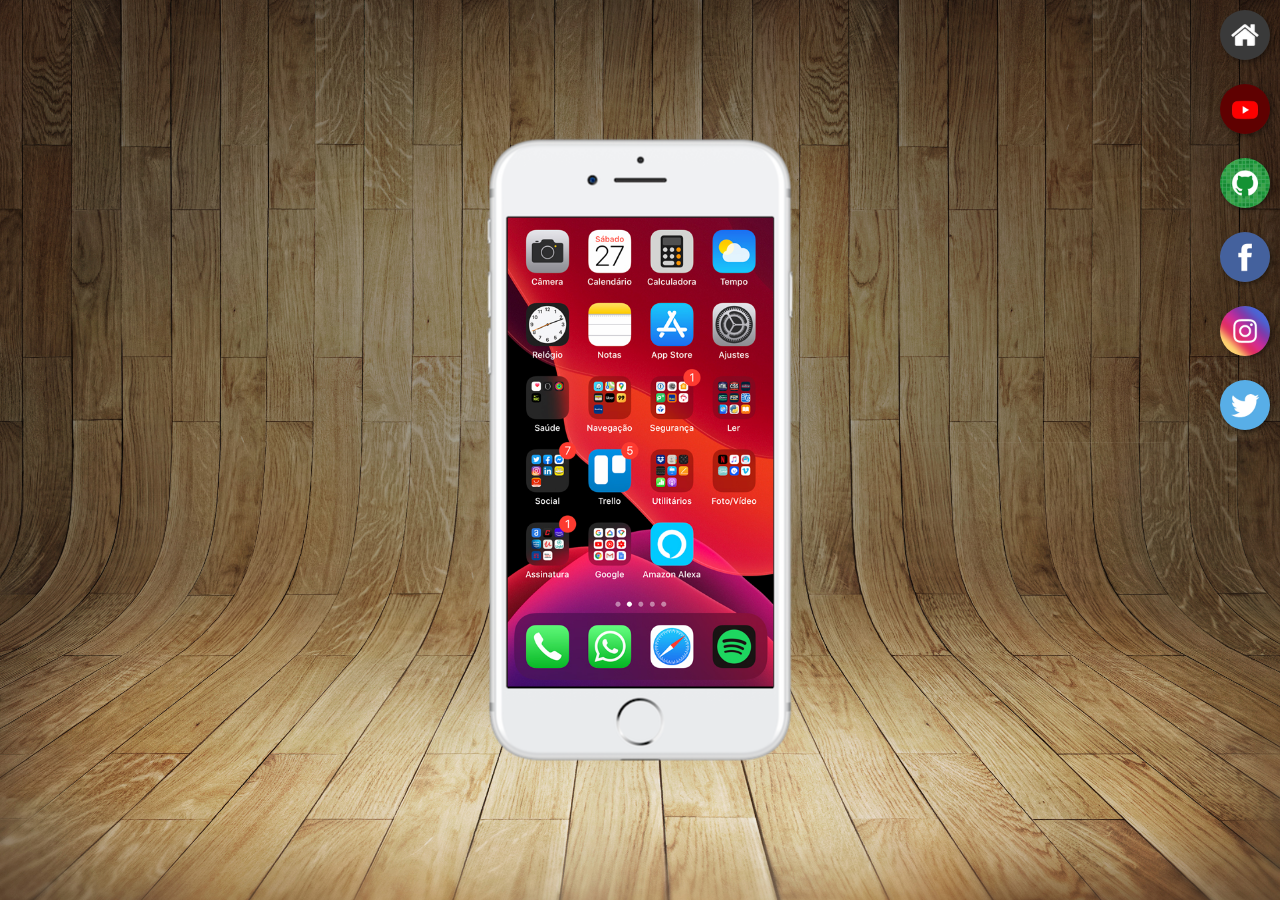
<file: index.html>
<!DOCTYPE html>
<html lang="pt-br">
<head>
    <meta charset="UTF-8">
    <meta name="viewport" content="width=device-width, initial-scale=1.0">
     <link rel="shortcut icon" href="favicon.ico" type="image/x-icon">
     <link rel="stylesheet" href="estilos/style.css">
    <title>Projeto de rede Sociais</title>
</head>
<body>
    <main>
        <section id="telefone">
          <iframe src="home.html" name="tela" id="tela" frameborder="0"></iframe>
        </section>
        <section id="rede-sociais">
            <a href="home.html" target="tela"><img src="imagens/logo-home.jpg" alt="Home"></a><br>
            <a href="youtube.html" target="tela"><img src="imagens/logo-youtube.jpg" alt="youtube"></a><br>
            <a href="github.html" target="tela"><img src="imagens/logo-github.jpg" alt="github"></a><br>
            <a href="facebook.html" target="tela"><img src="imagens/logo-facebook.jpg" alt="facebook"></a><br>
            <a href="instagram.html" target="tela"><img src="imagens/logo-instagram.jpg" alt="instagram"></a><br>
            <a href="twitter.html" target="tela"><img src="imagens/logo-twitter.jpg" alt="twitter"></a>

        </section>
    </main>
</body>
</html>
</file>
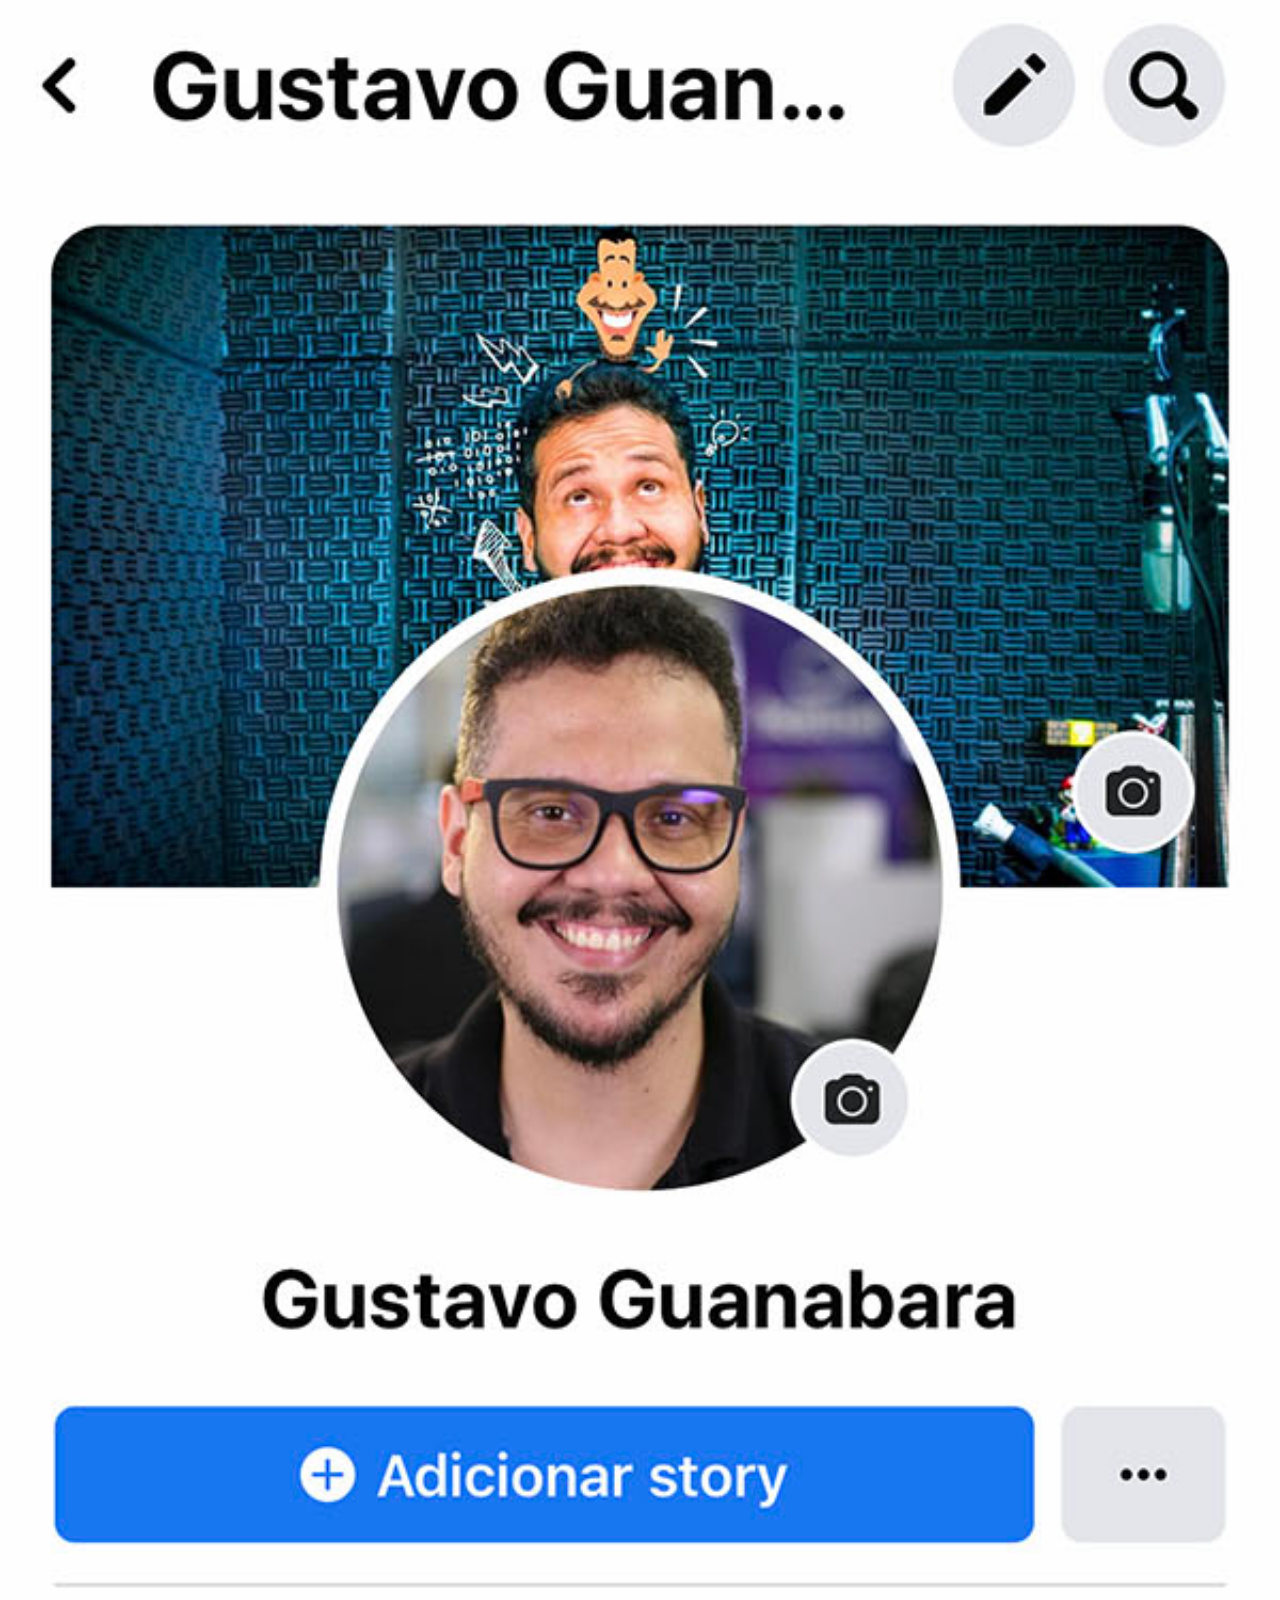
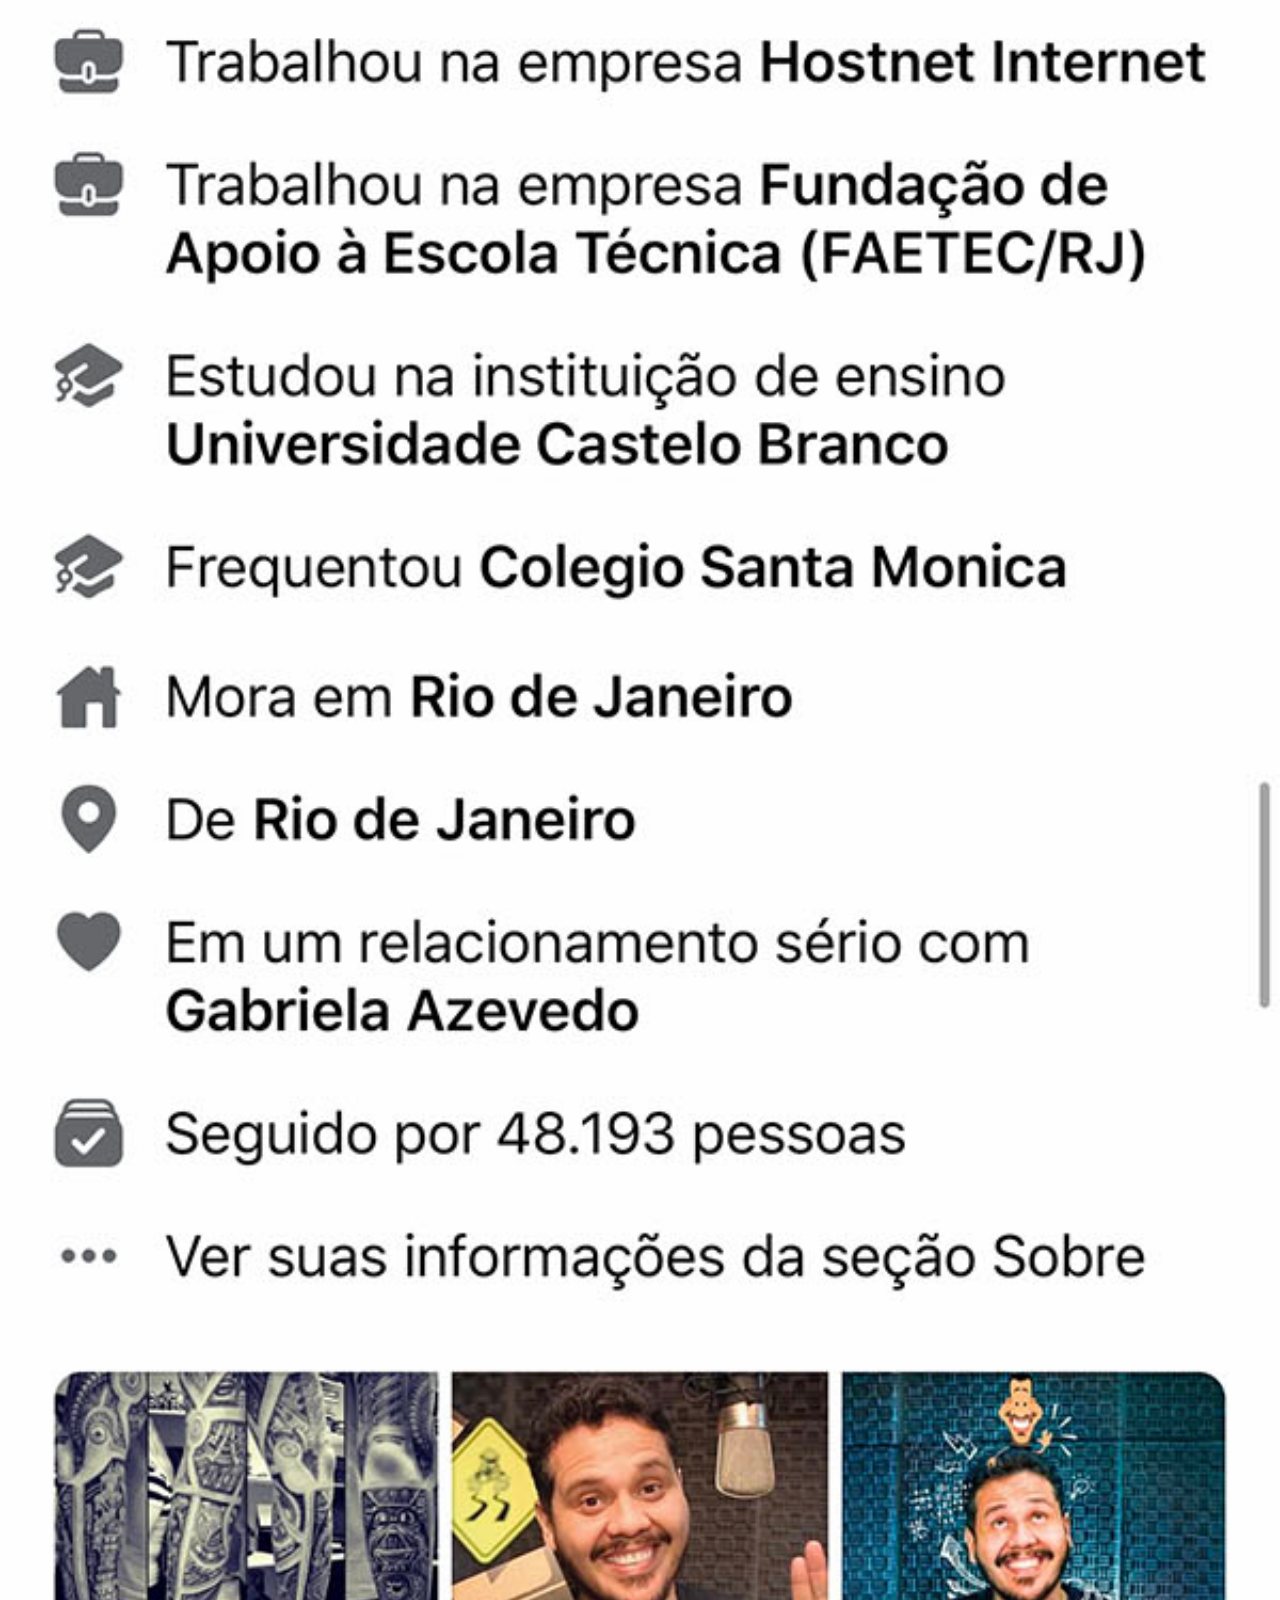
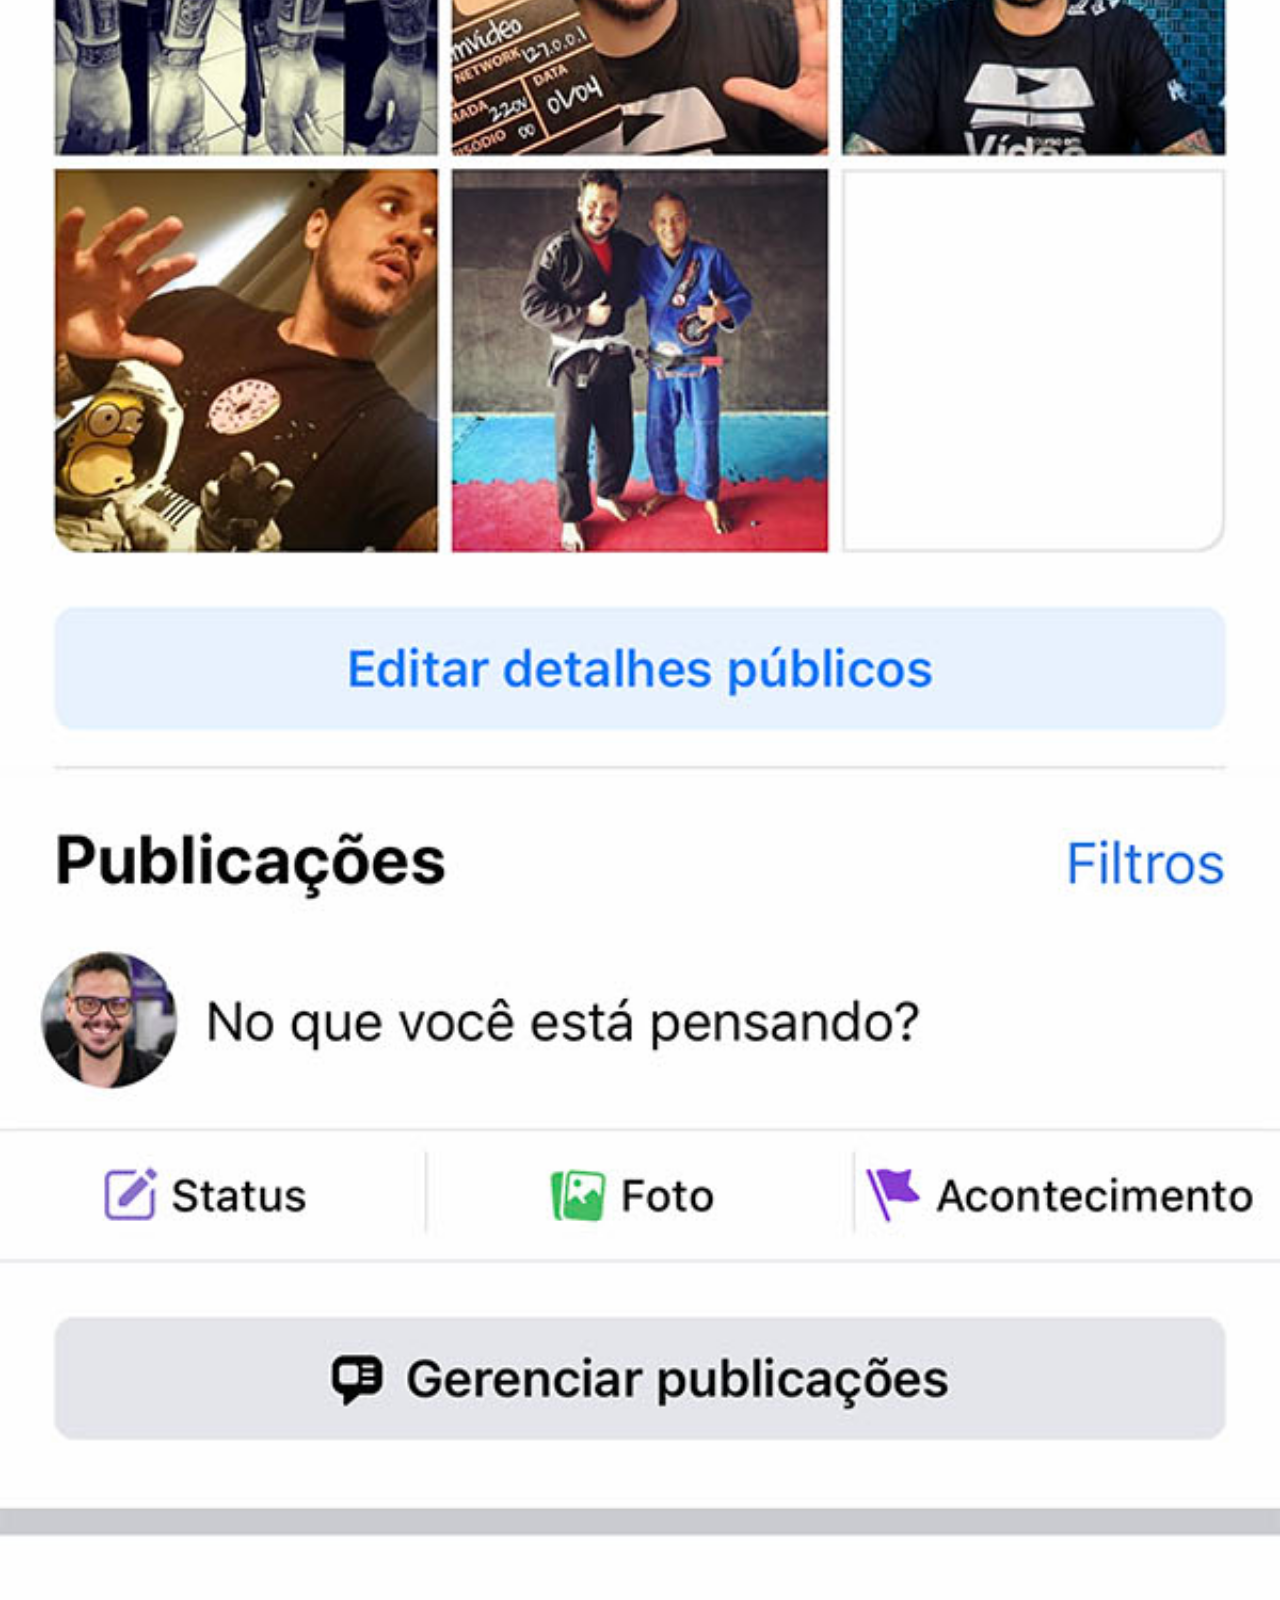
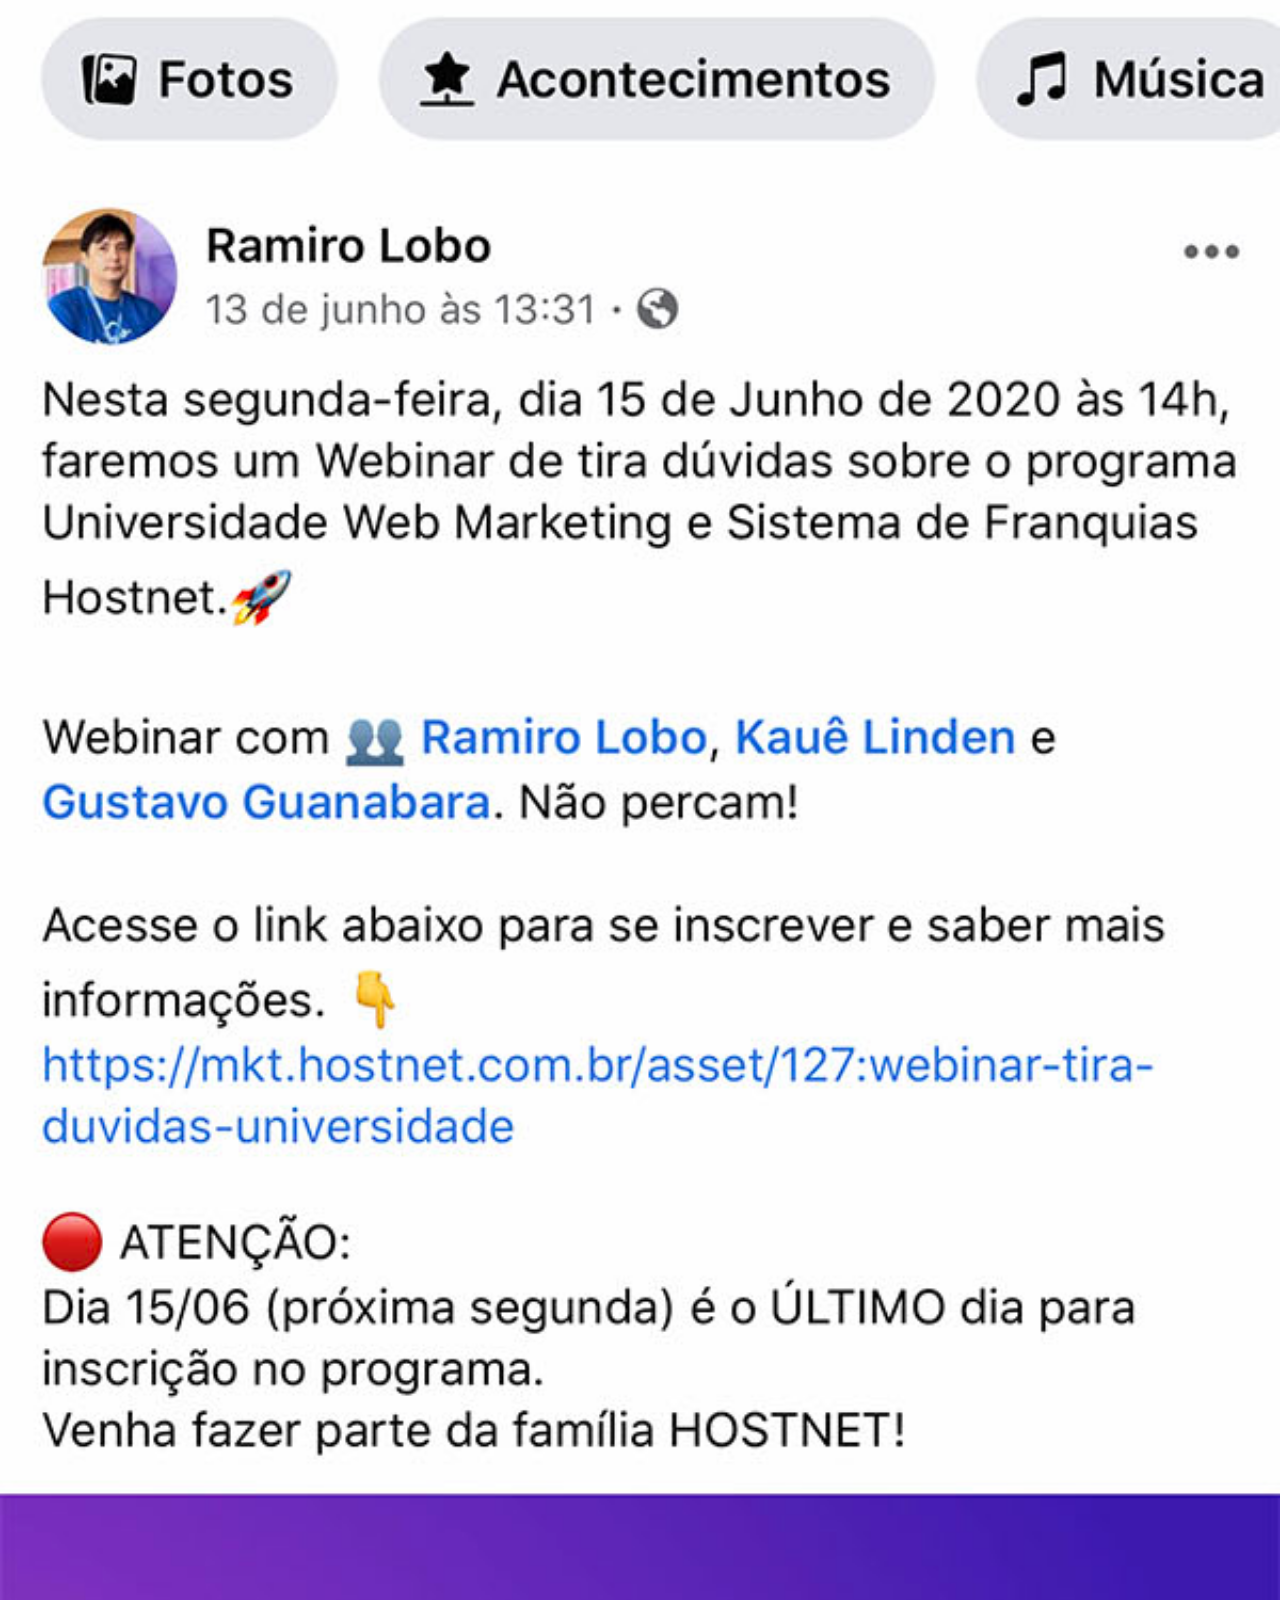
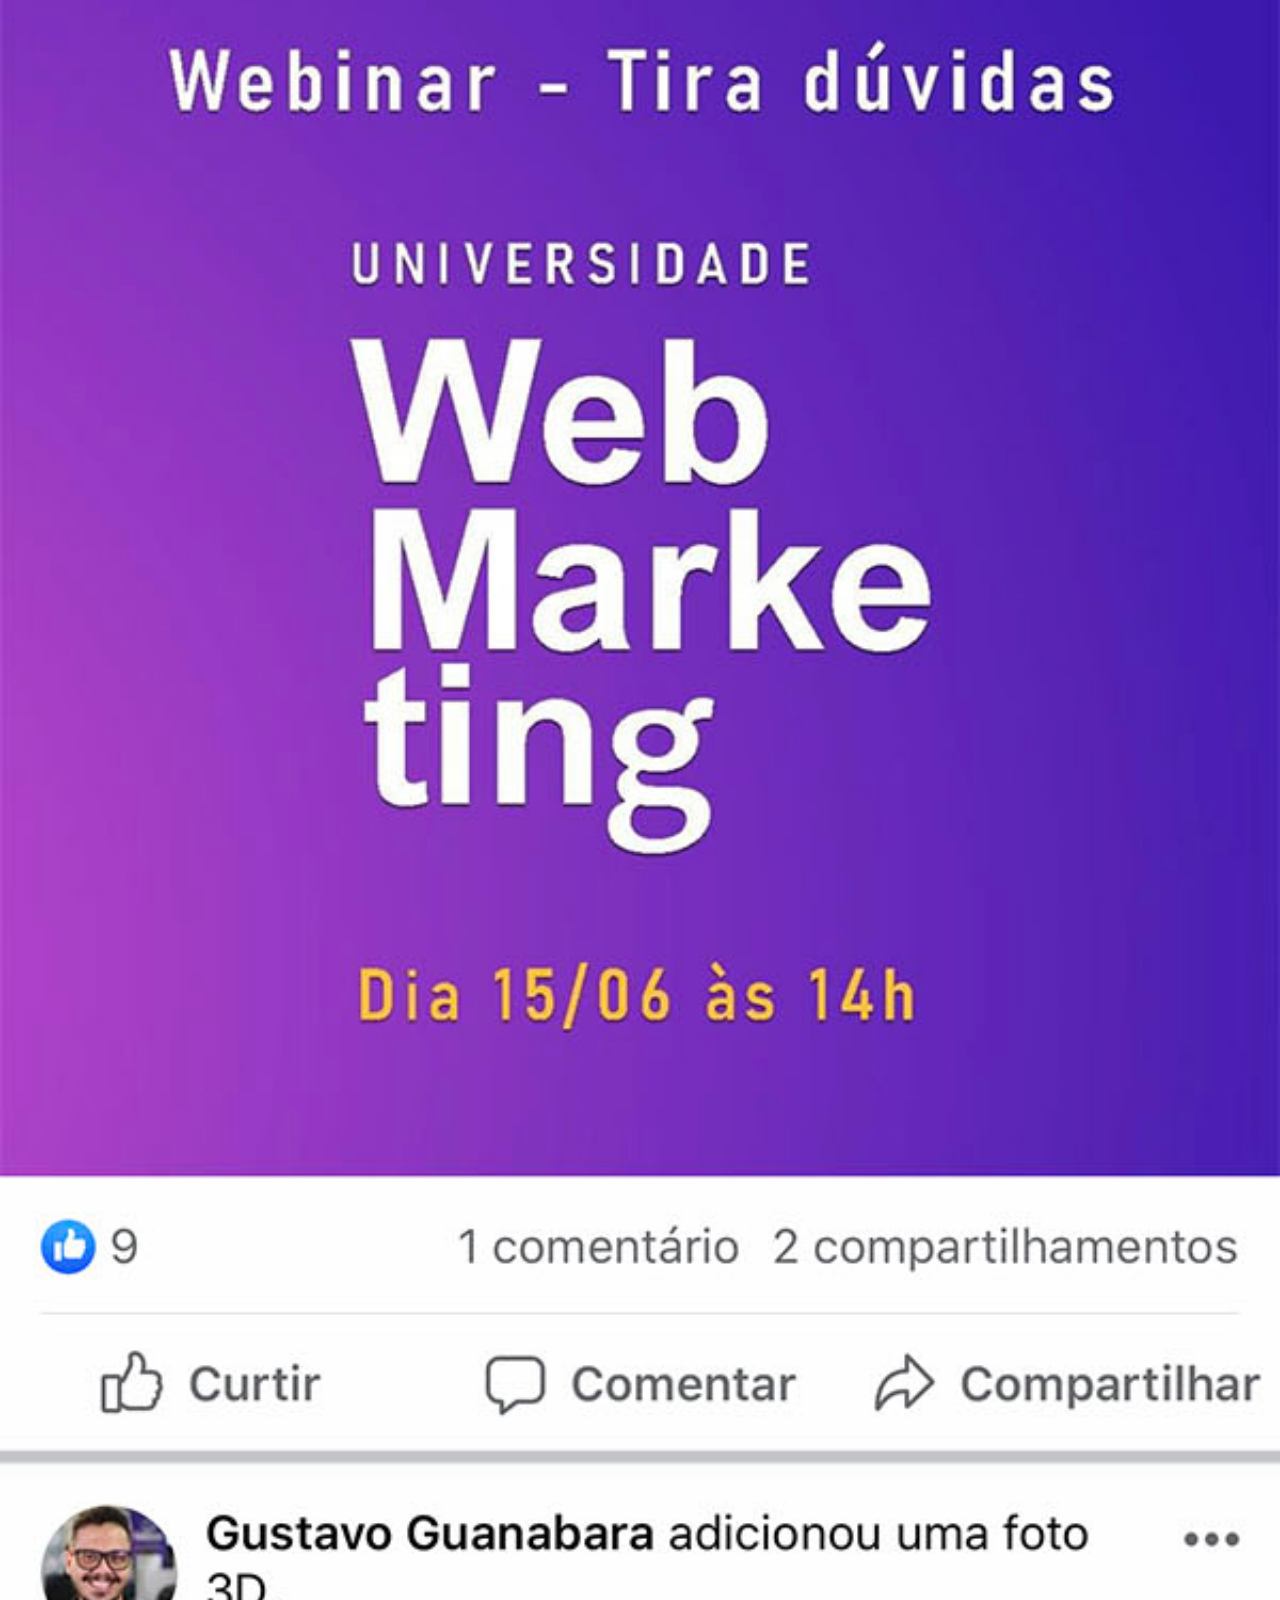
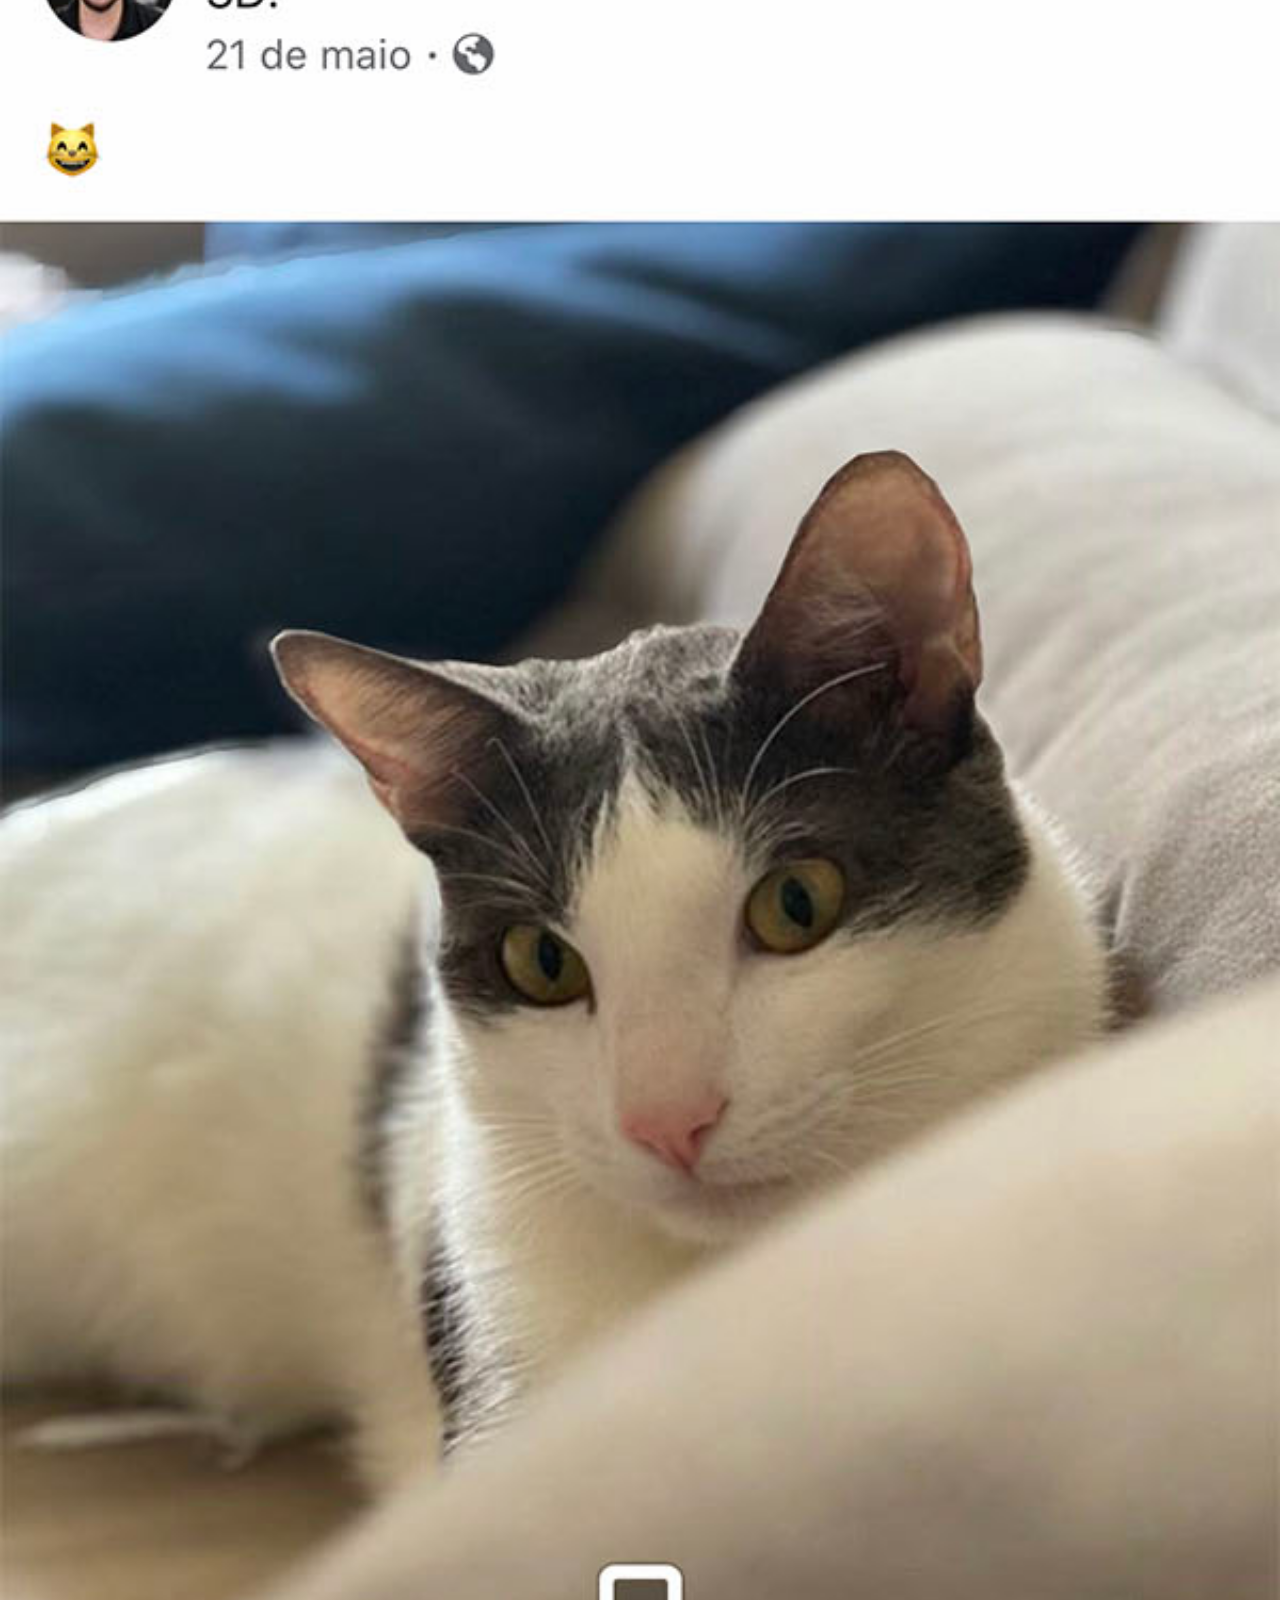
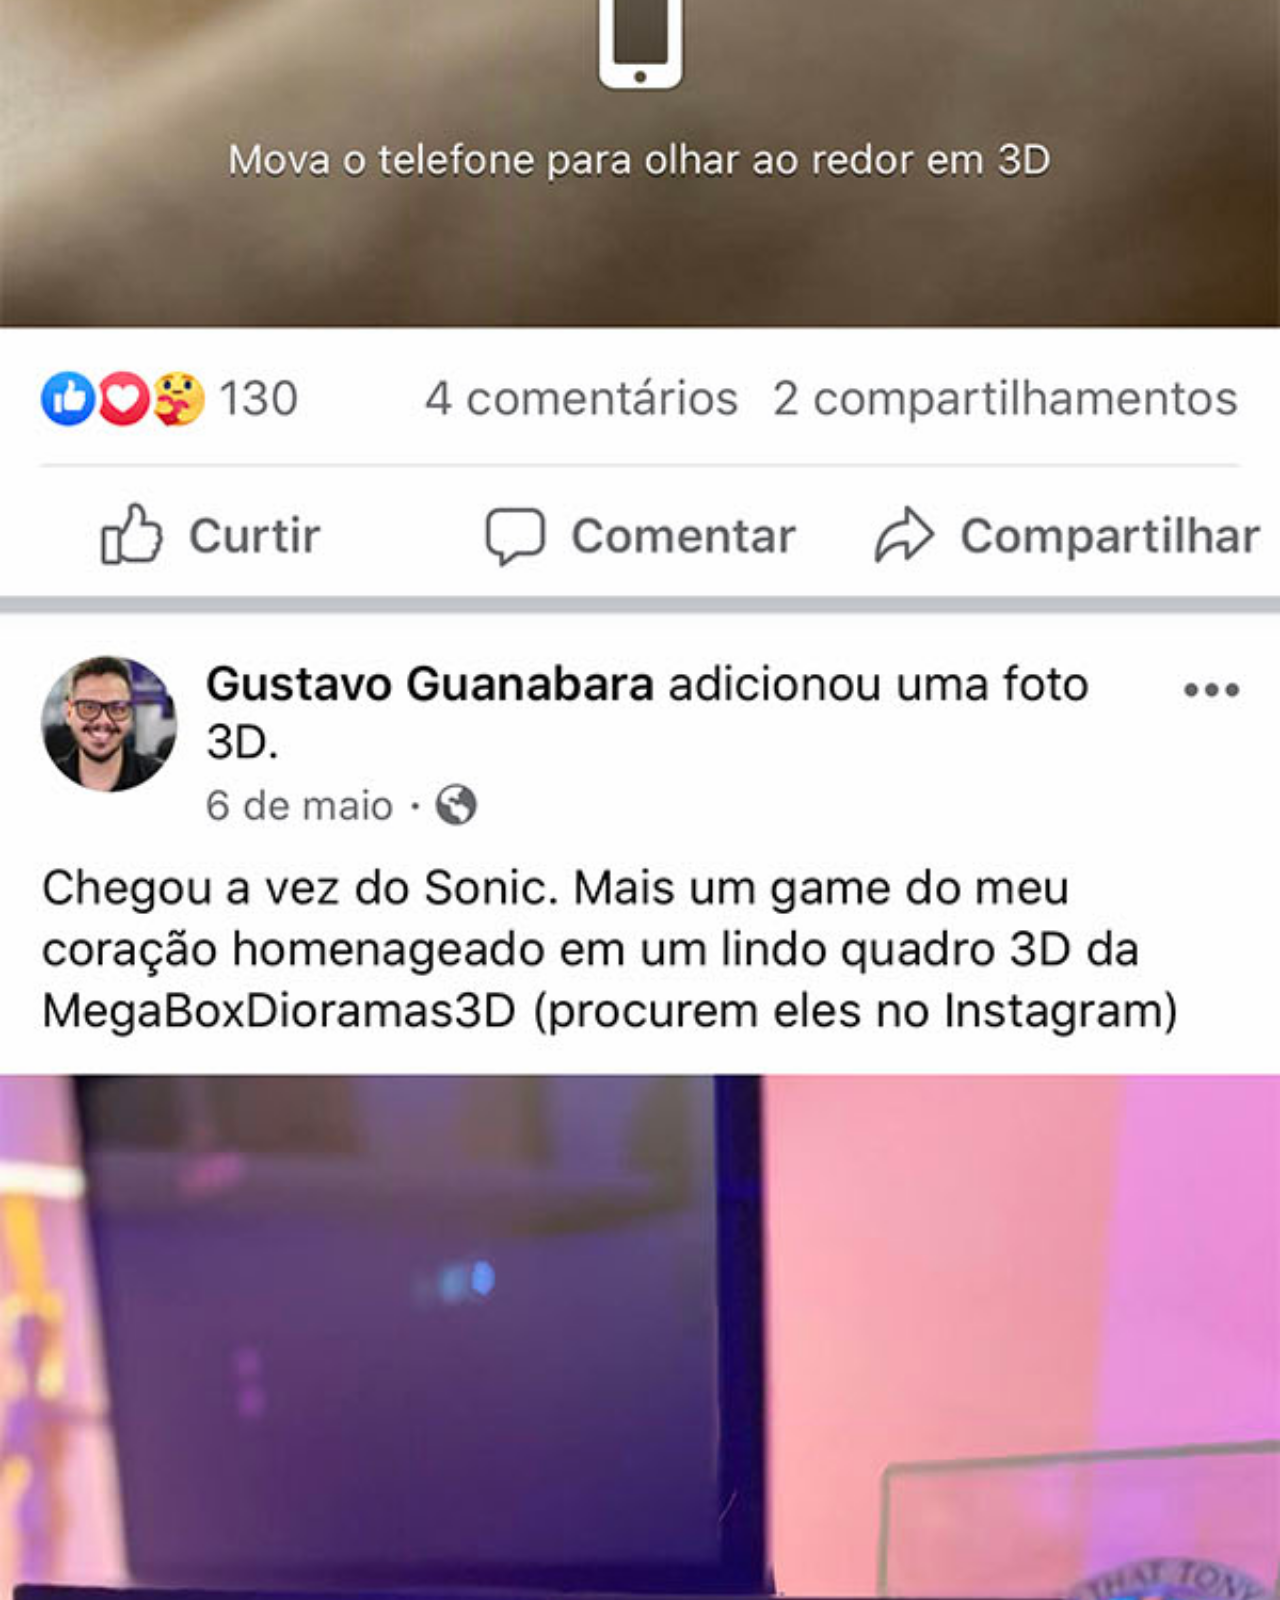
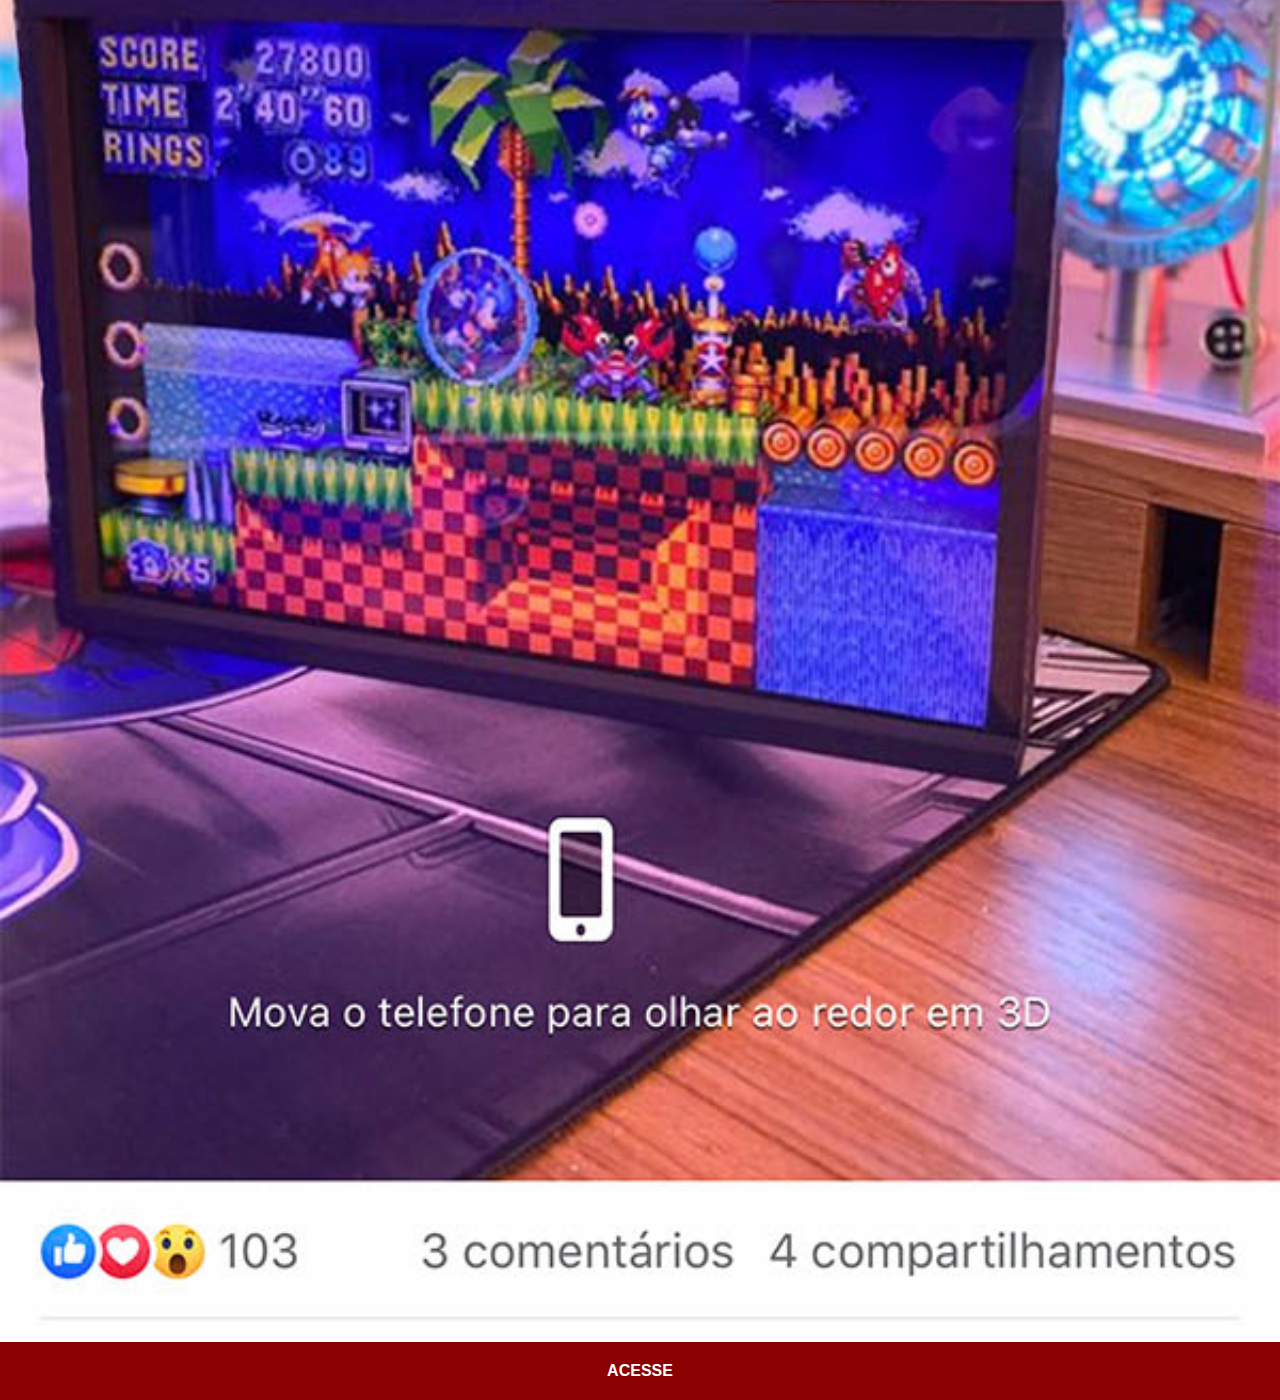
<file: facebook.html>
<!DOCTYPE html>
<html lang="pt-br">
<head>
    <meta charset="UTF-8">
    <meta name="viewport" content="width=device-width, initial-scale=1.0">
    <title>Facebook</title>
    <link rel="stylesheet" href="estilos/social.css">
</head>
<body>
    <img src="imagens/tela-faceboook.jpg" alt="facebook">
    <a href="https://www.facebook.com/gustavoguanabara/?locale=pt_BR" target="_blank">ACESSE</a>
</body>
</html>
</file>
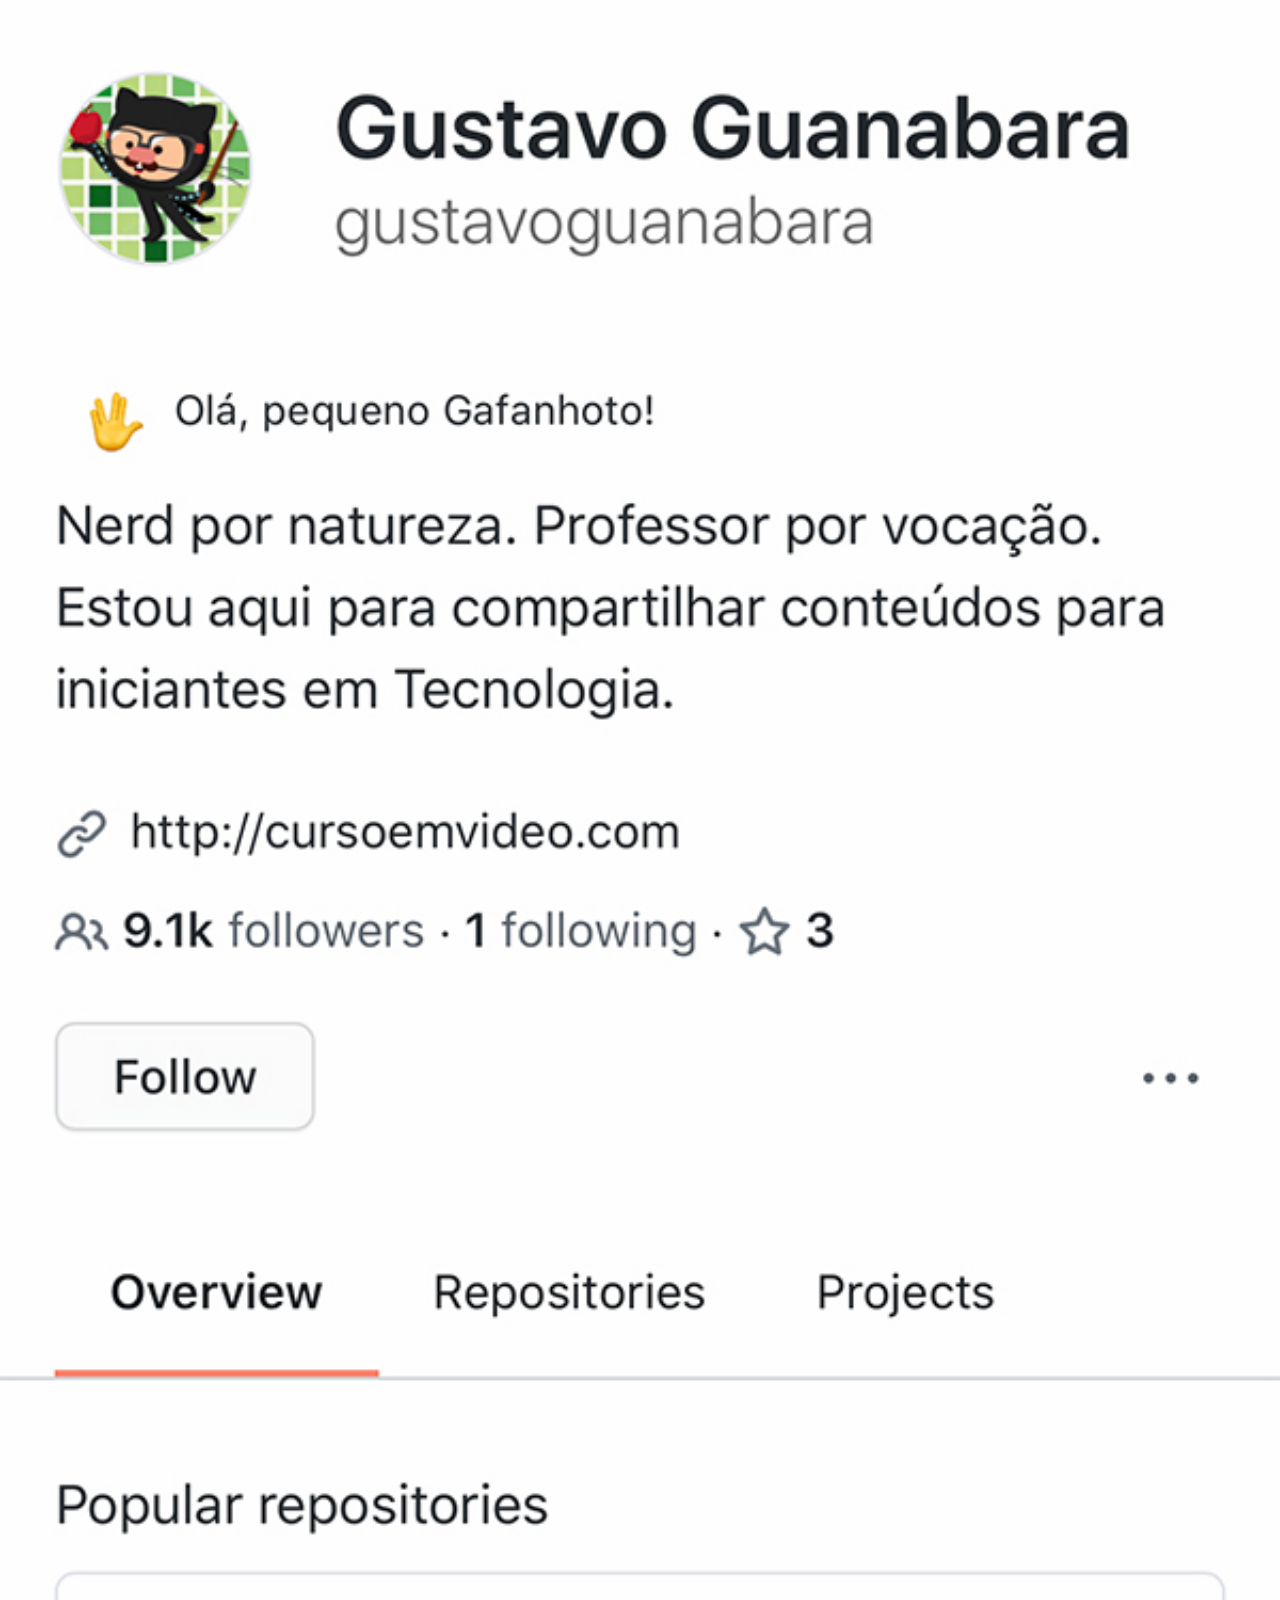
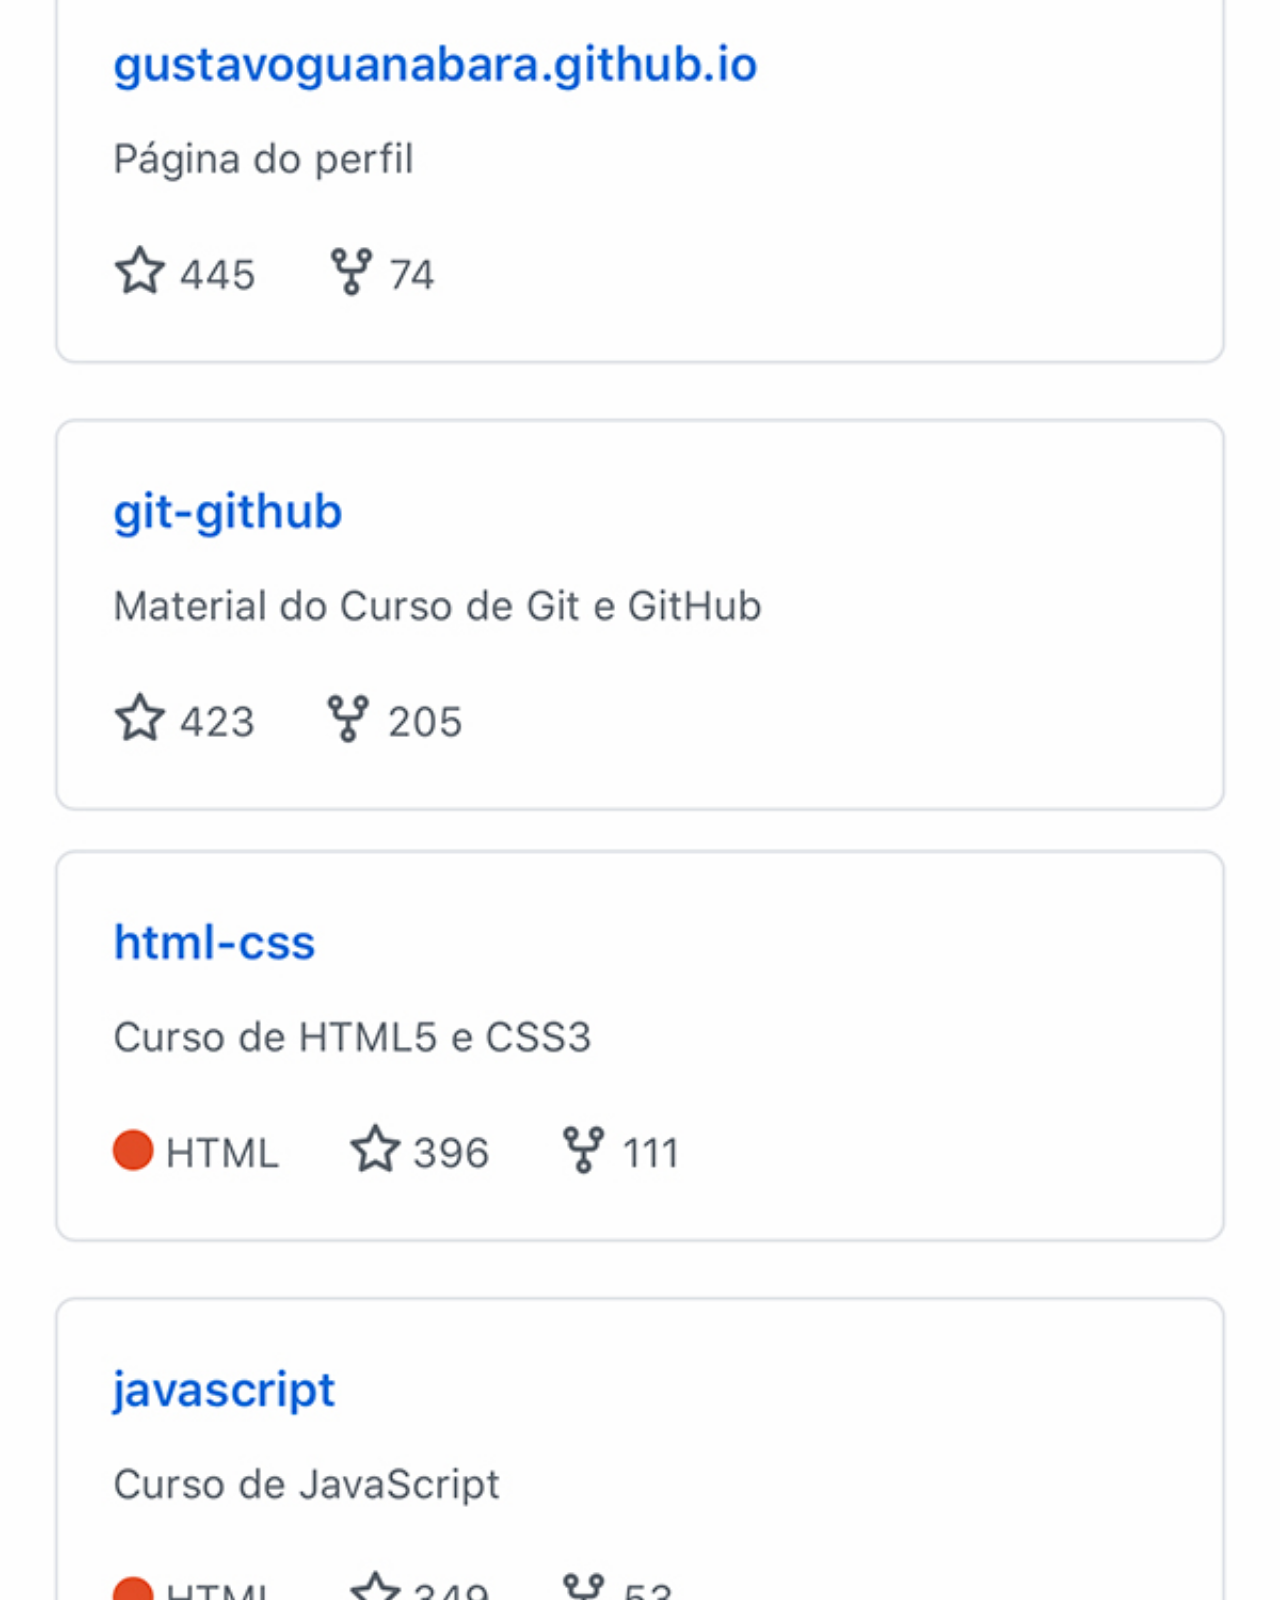
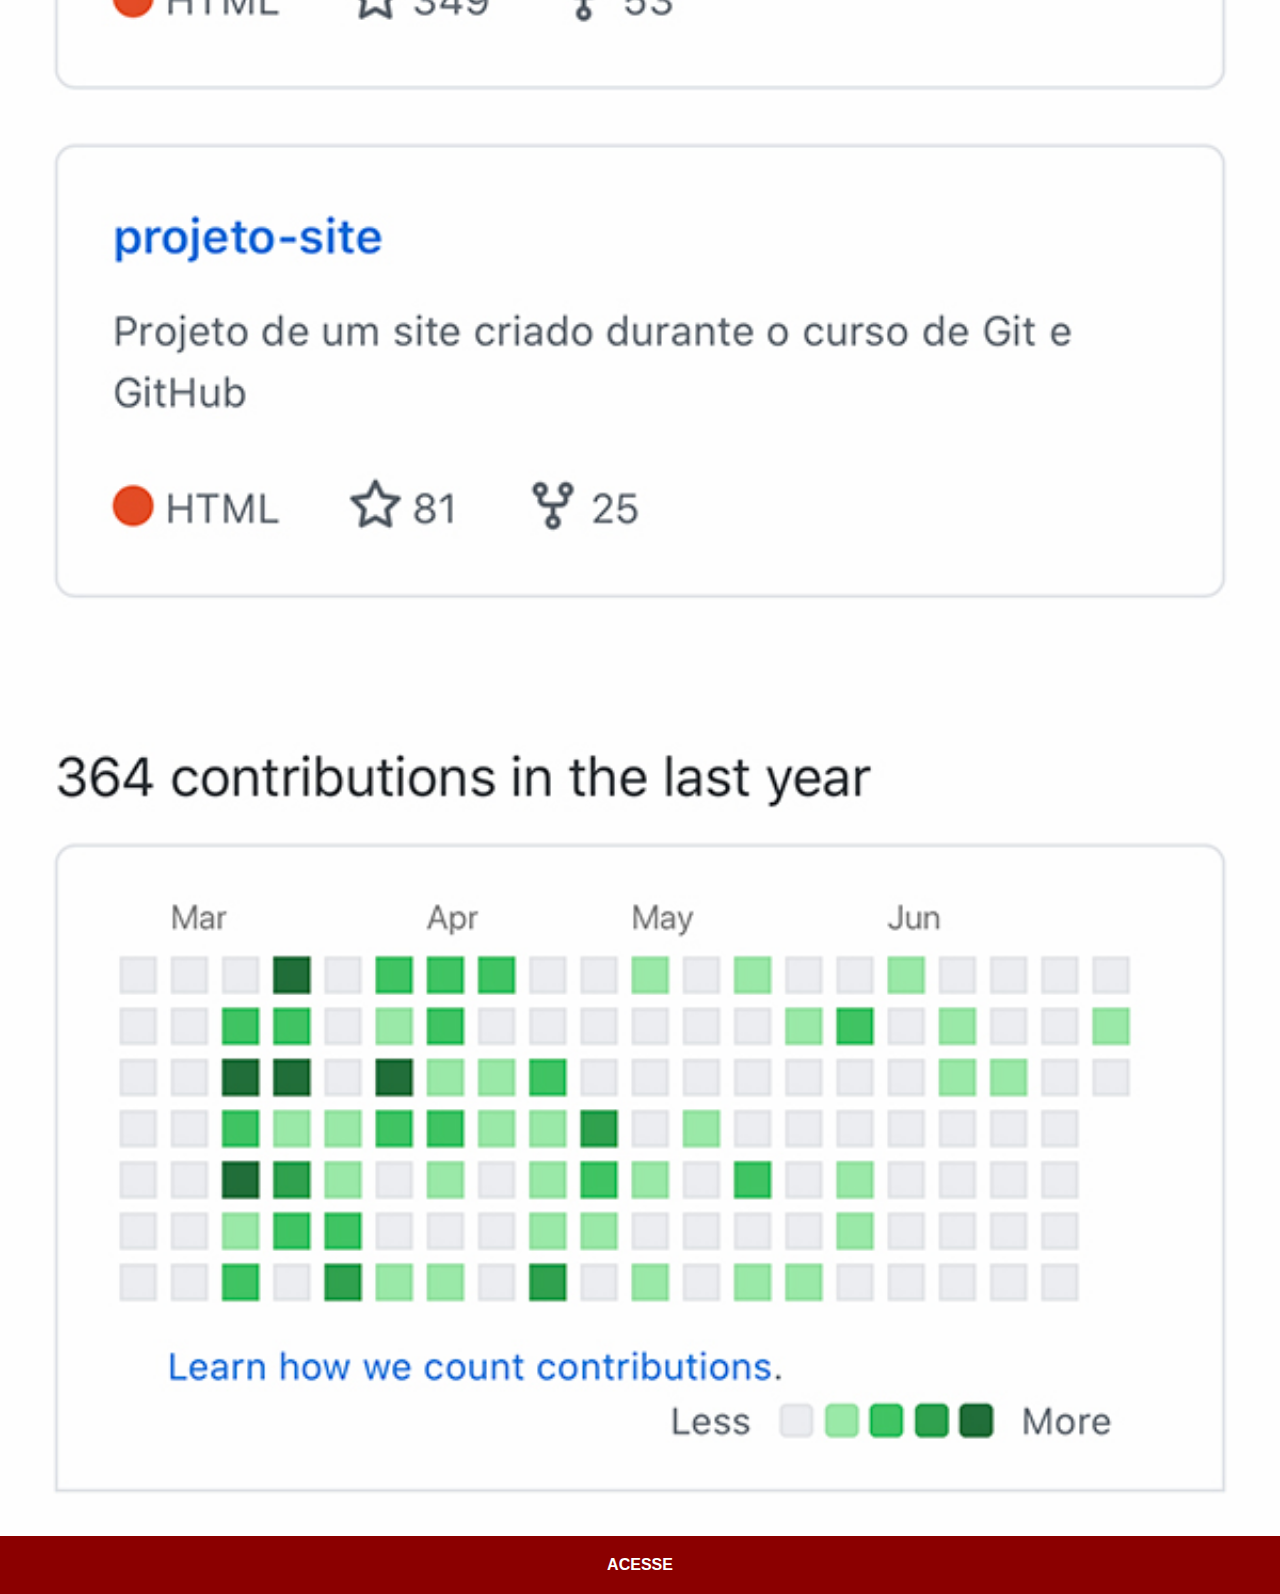
<file: github.html>
<!DOCTYPE html>
<html lang="pt-br">
<head>
    <meta charset="UTF-8">
    <meta name="viewport" content="width=device-width, initial-scale=1.0">
    <title>Github</title>
    <link rel="stylesheet" href="estilos/social.css">
    
</head>
<body>
    <img src="imagens/tela-githubb.jpg" alt="github">
    <a href="https://github.com/gustavoguanabara" target="_blank">ACESSE</a>
</body>
</html>
</file>
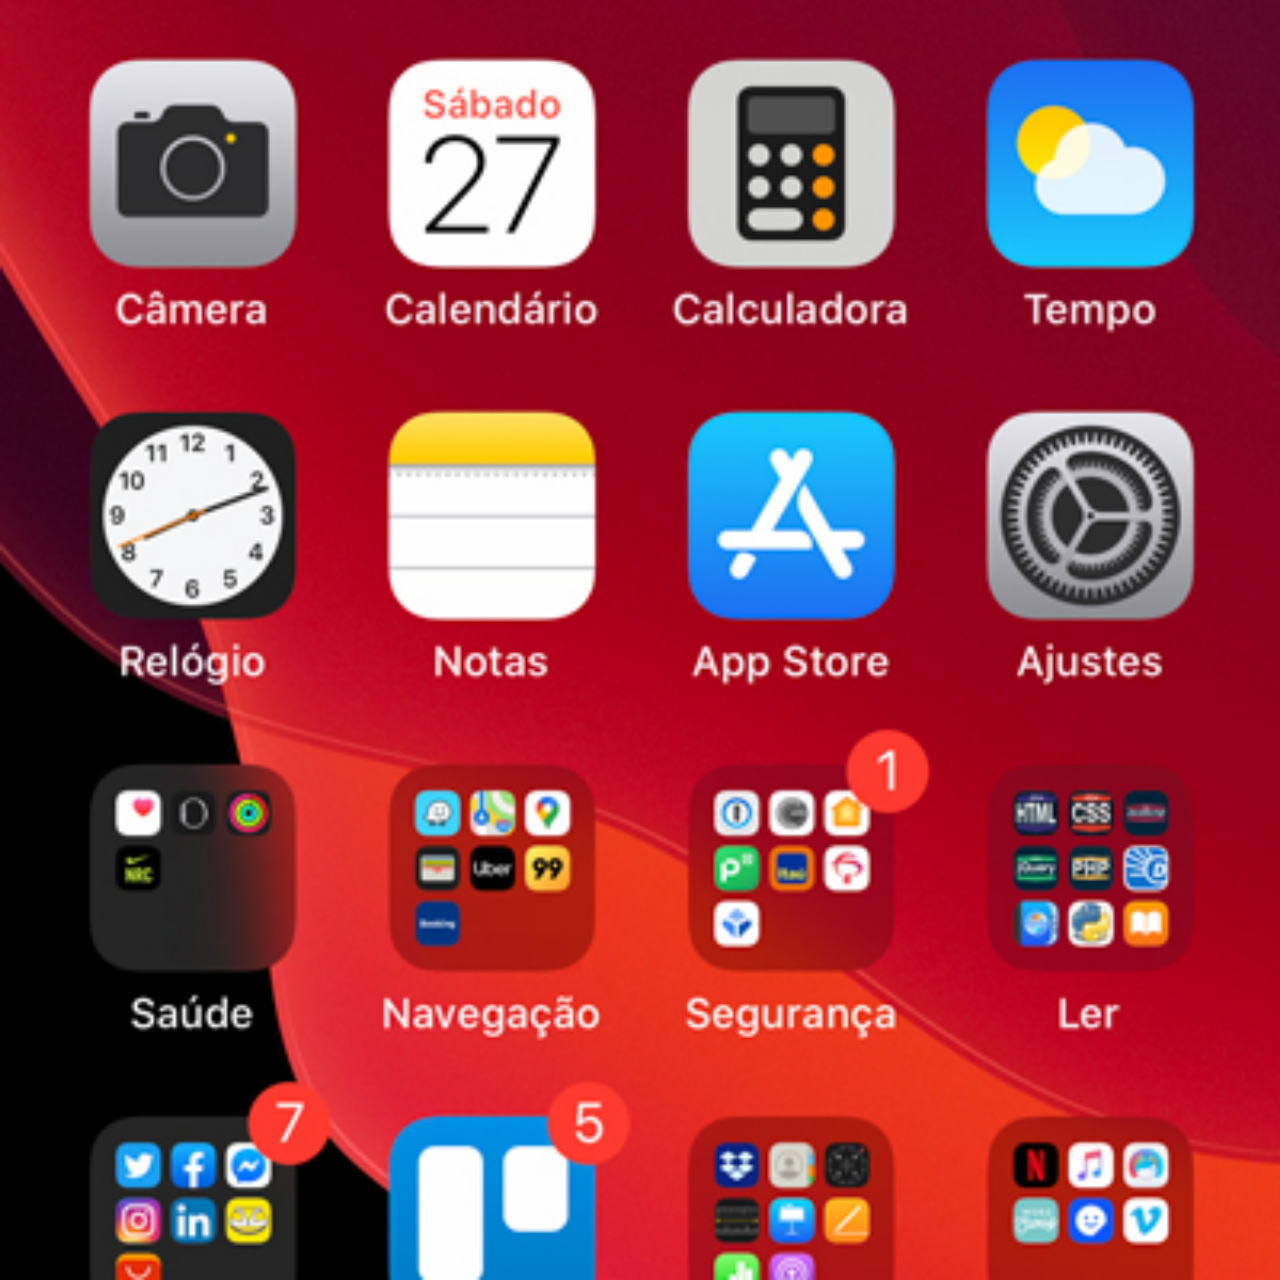
<file: home.html>
<!DOCTYPE html>
<html lang="pt-br">
<head>
    <meta charset="UTF-8">
    <meta name="viewport" content="width=device-width, initial-scale=1.0">
    <title>Home</title>
</head>
<style>
    *{
        margin: 0px;
        padding: 0px;
    }

    body{
        width: 100vw;
        height: 100vw;
        background: black url('imagens/tela-home.jpg')no-repeat top center;
        background-size: cover;
        
    }

</style>
<body>
    
</body>
</html>
</file>
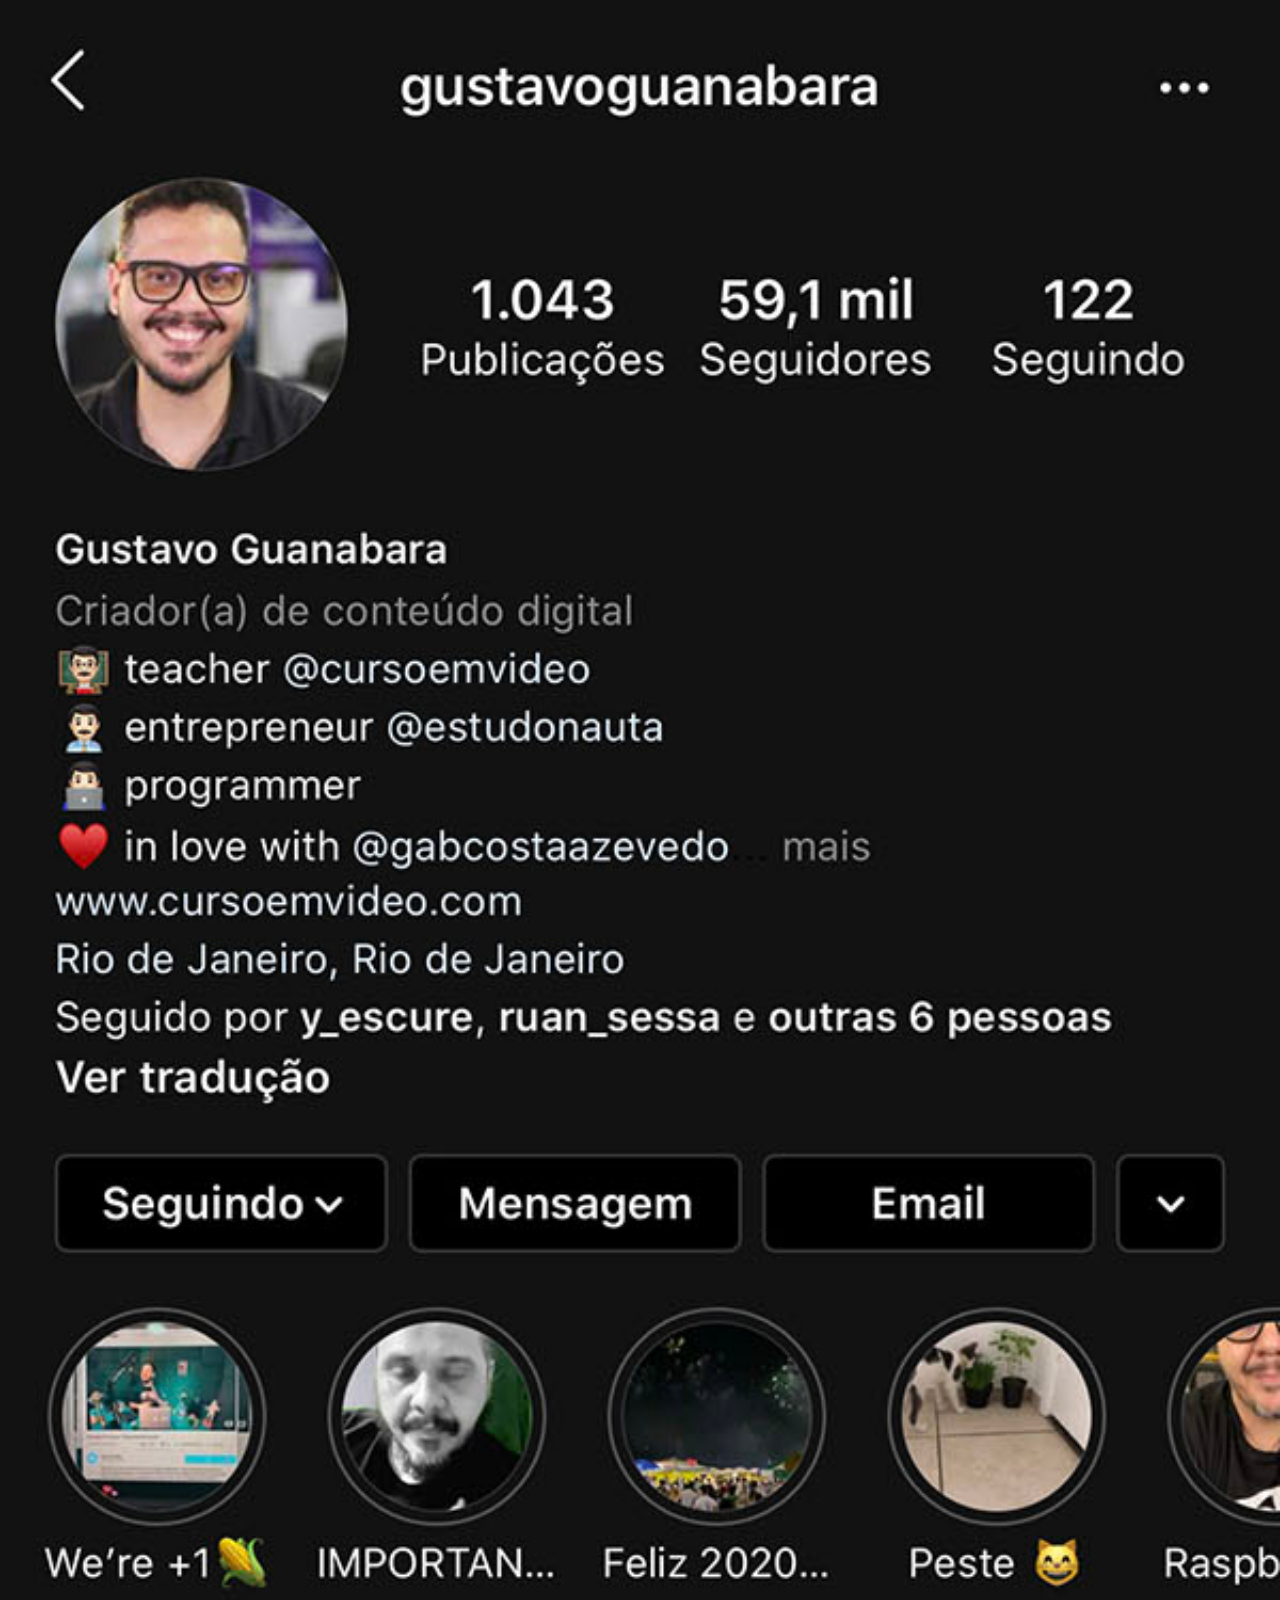
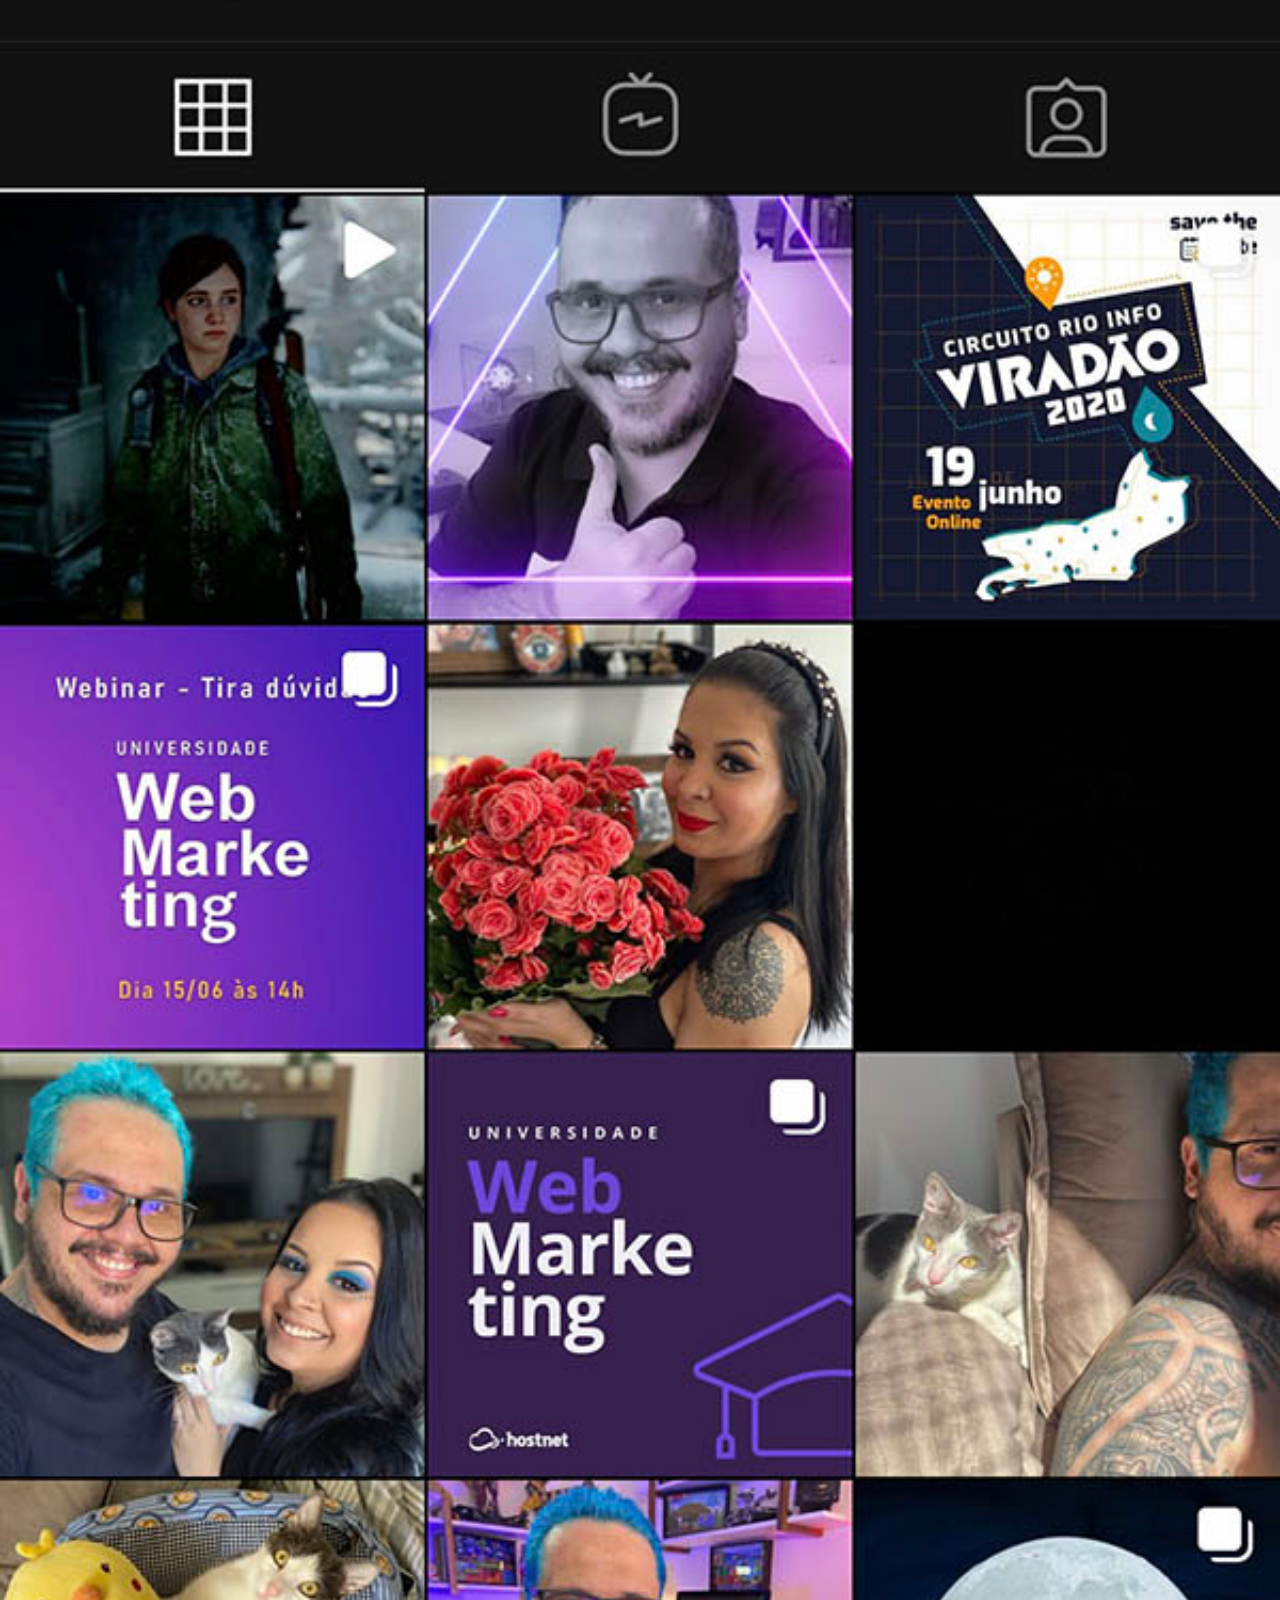
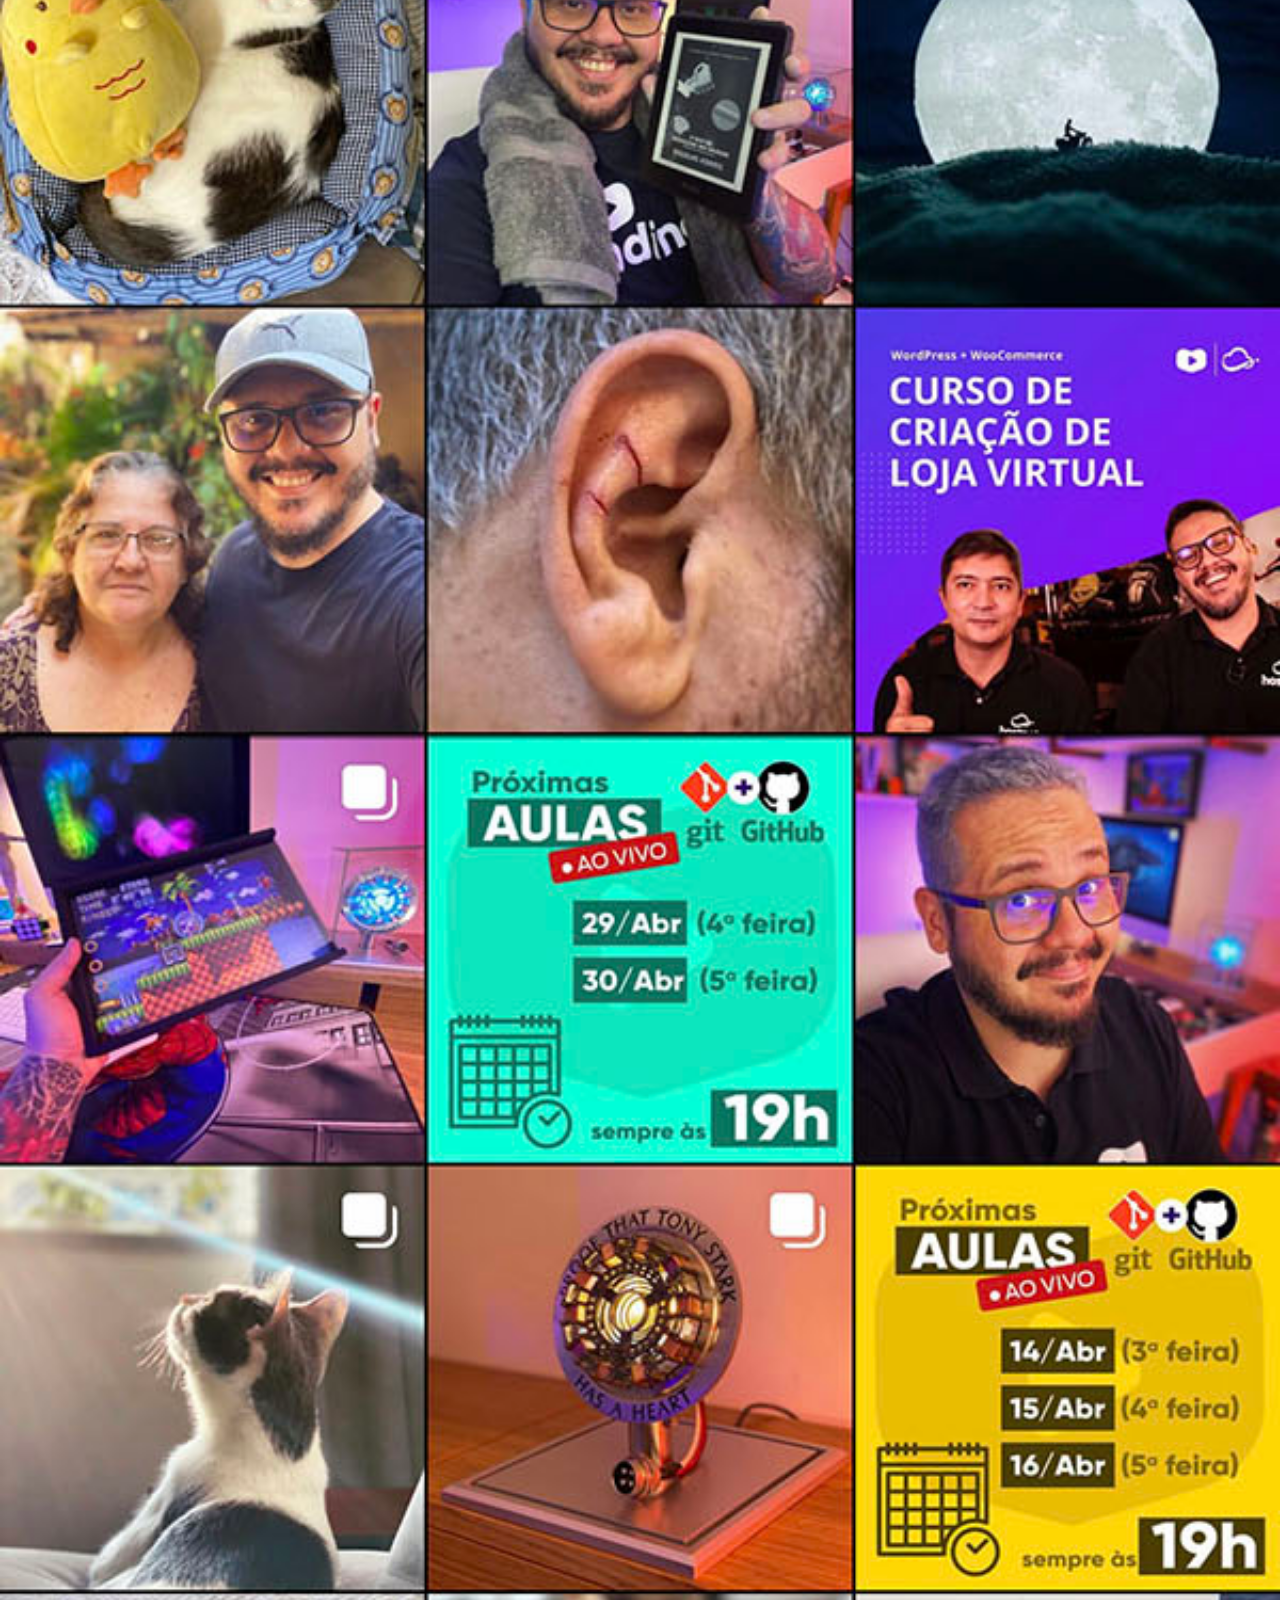
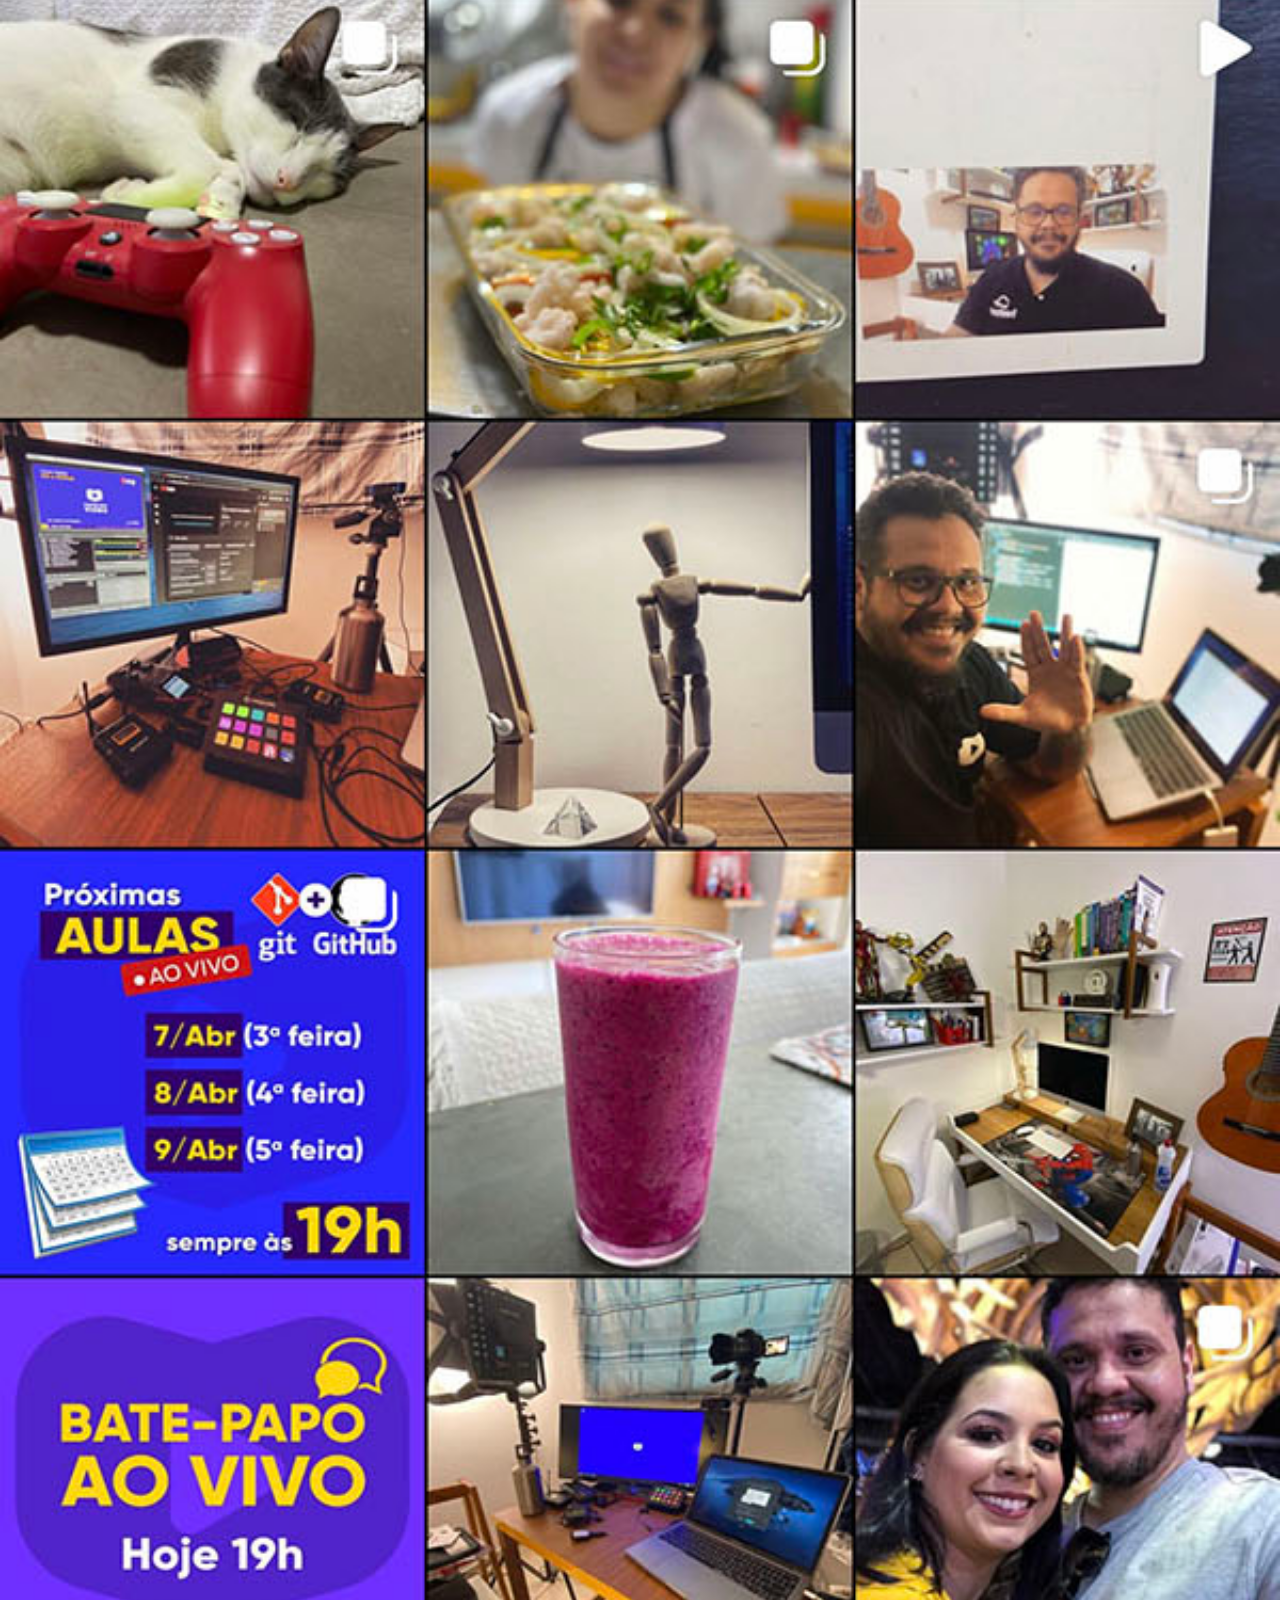
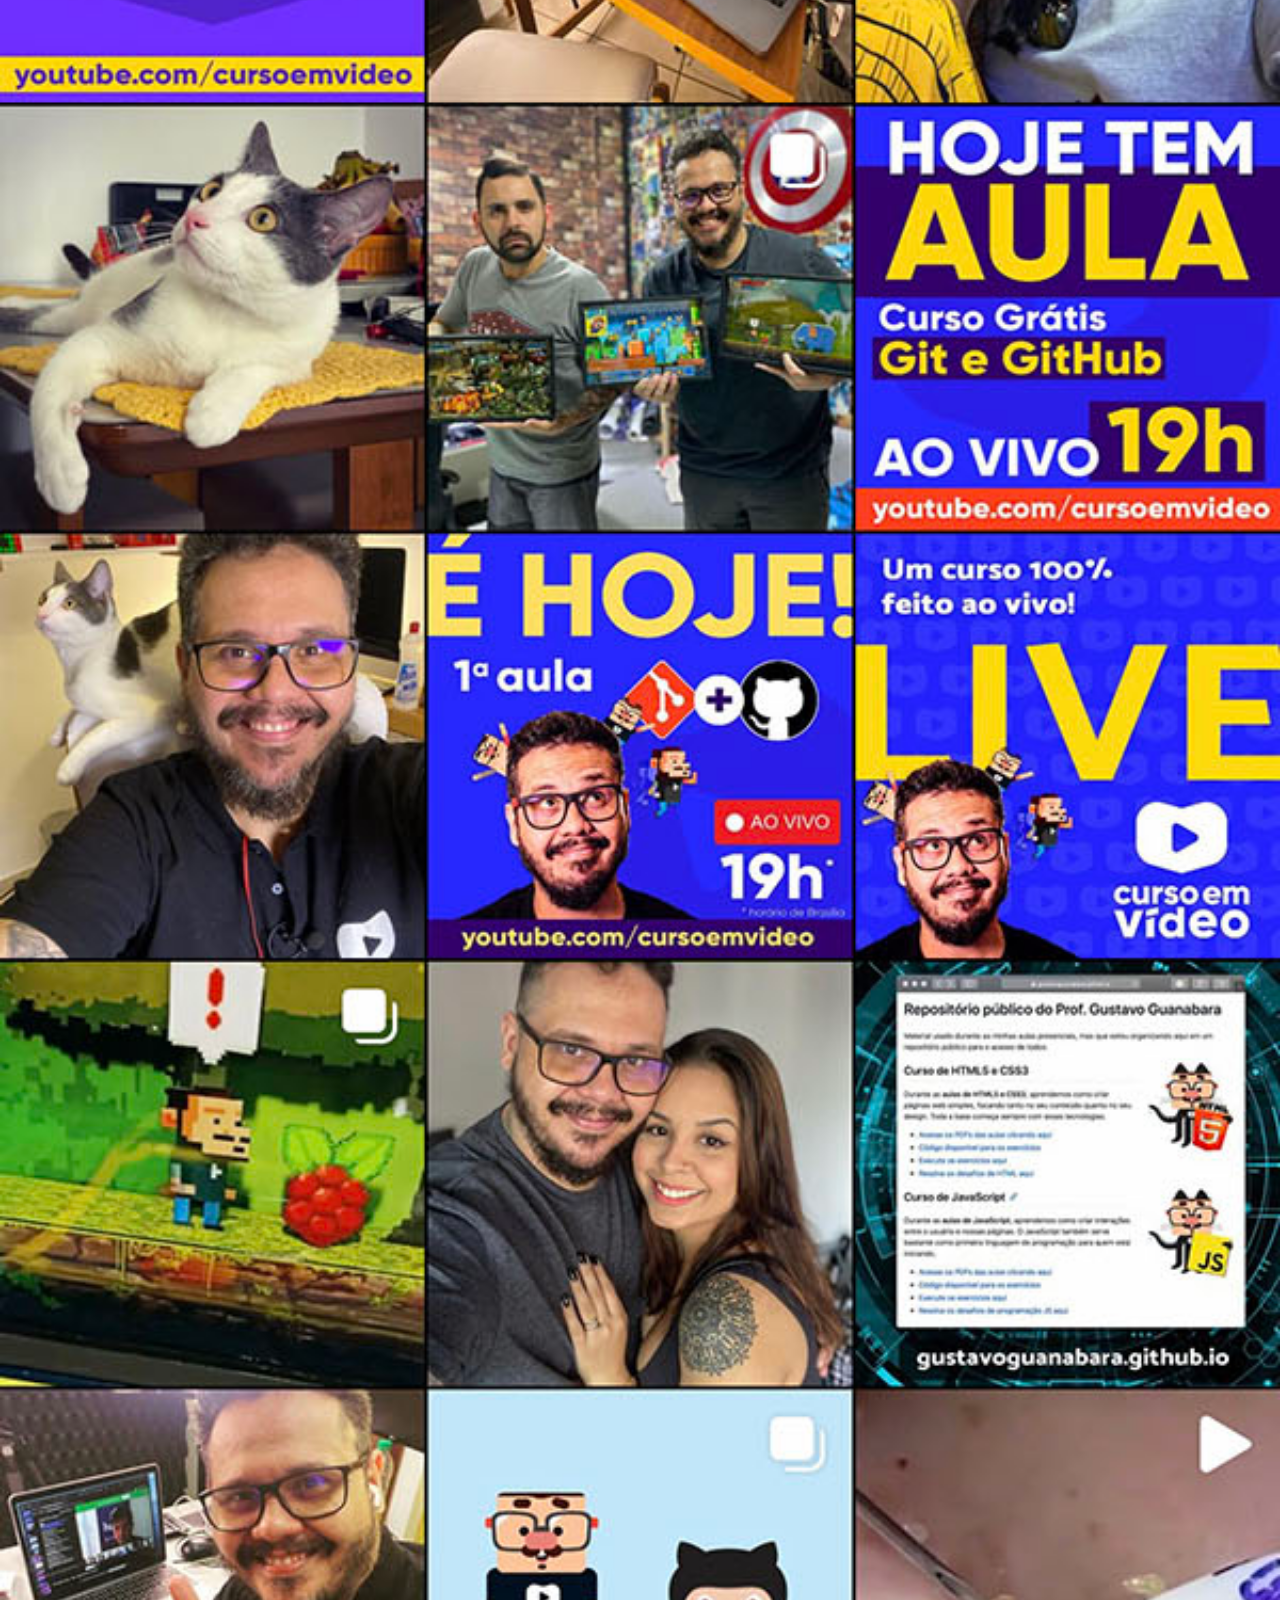
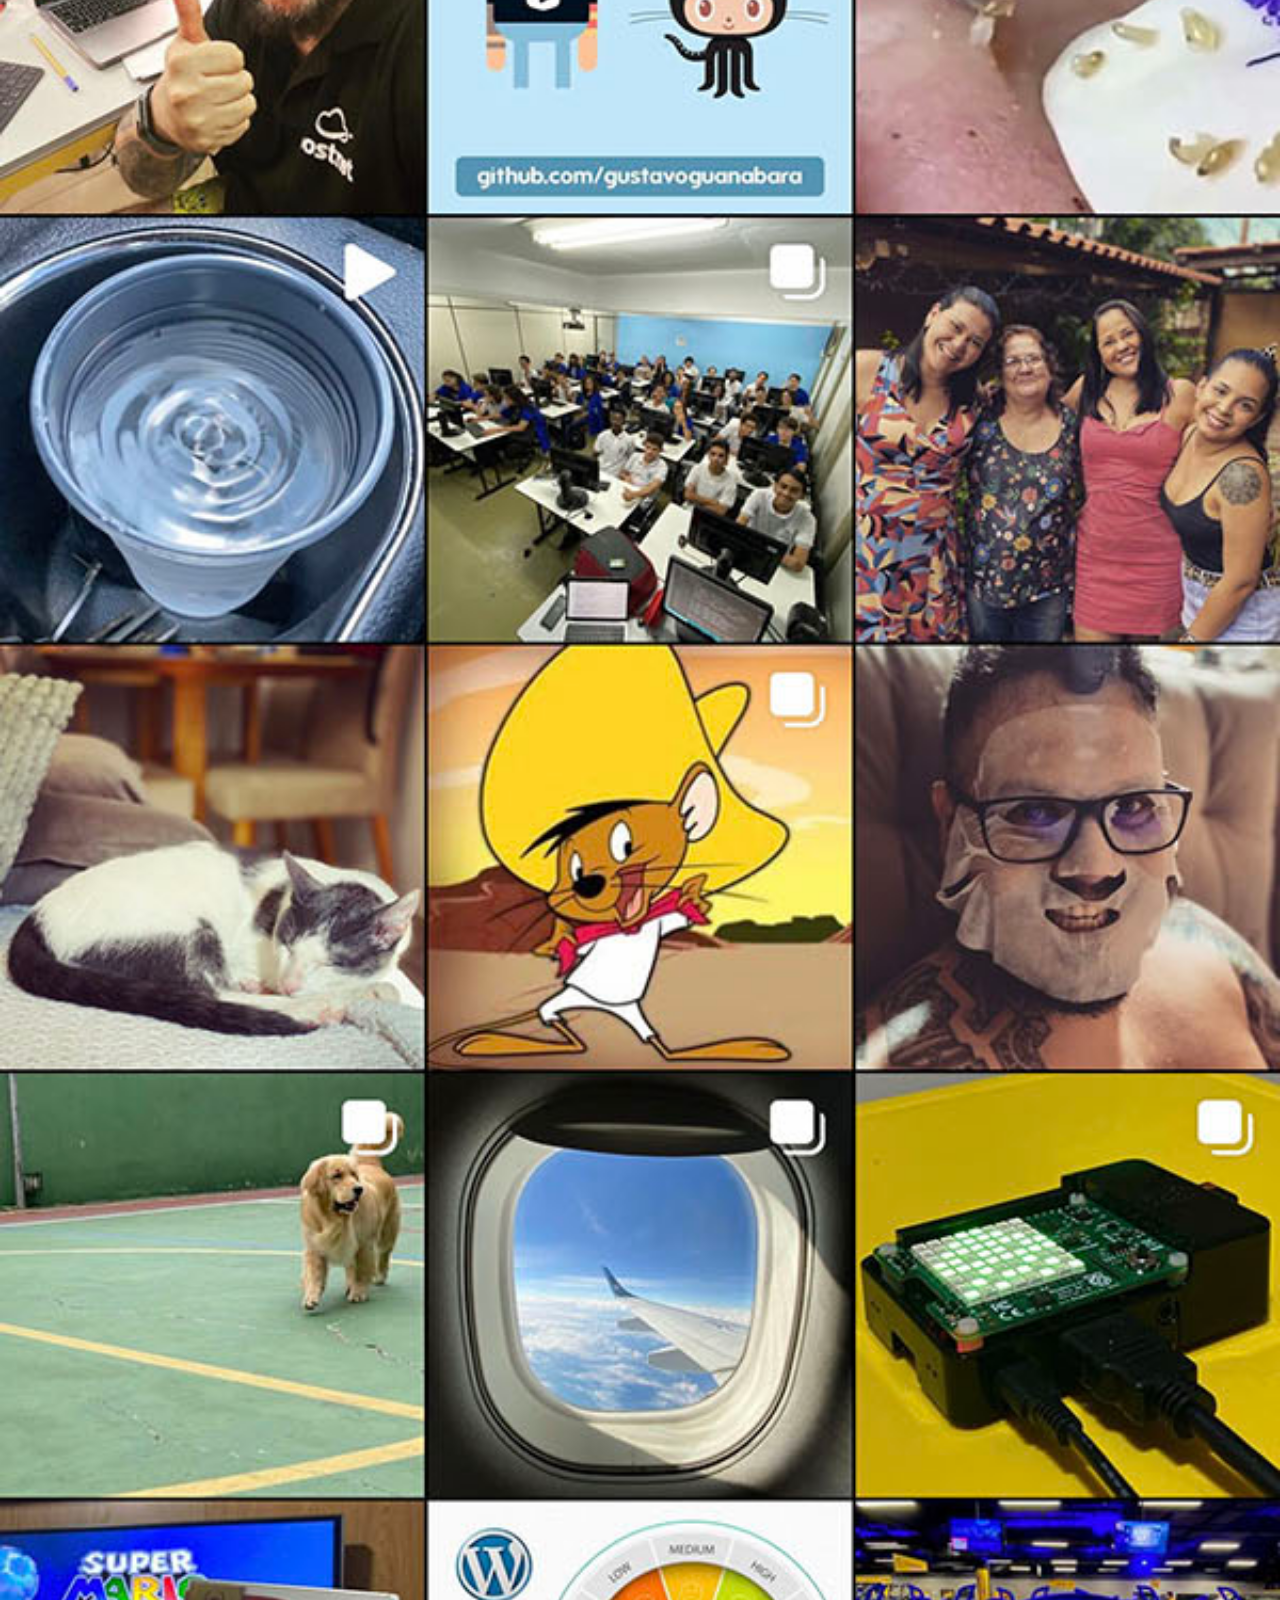
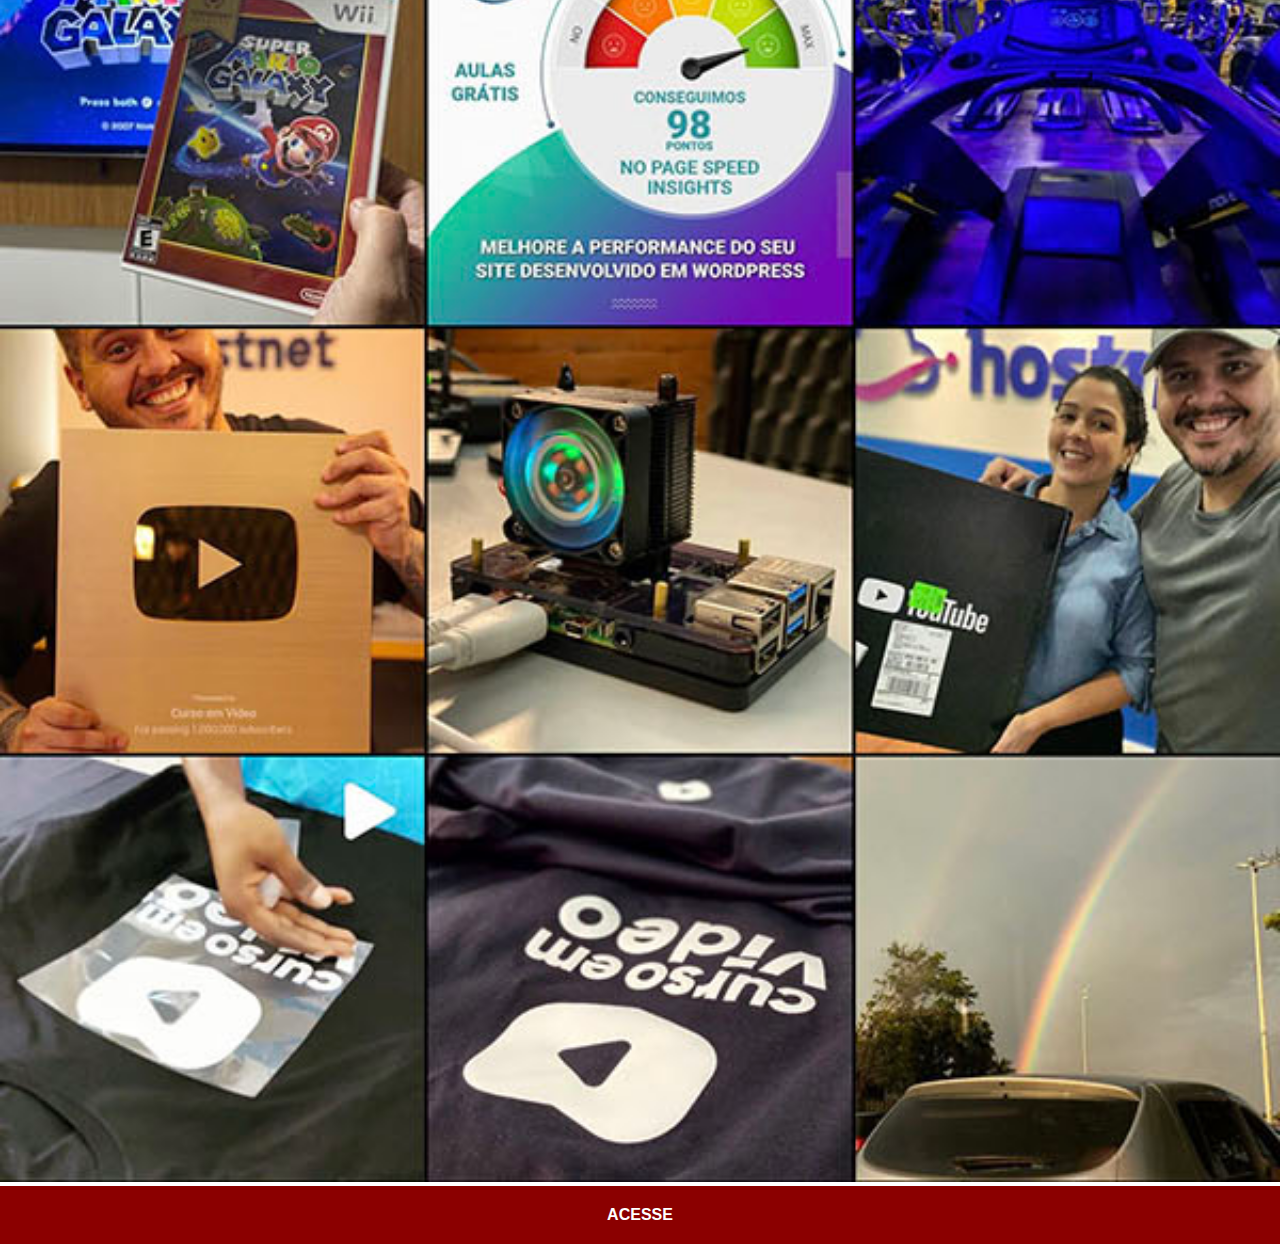
<file: instagram.html>
<!DOCTYPE html>
<html lang="pt-br">
<head>
    <meta charset="UTF-8">
    <meta name="viewport" content="width=device-width, initial-scale=1.0">
    <title>Instagram</title>
    <link rel="stylesheet" href="estilos/social.css">
</head>
<body>
    <img src="imagens/tela-instagram.jpg" alt="instagram">
    <a href="https://www.instagram.com/gustavoguanabara/" target="_blank">ACESSE</a>
</body>
</html>
</file>
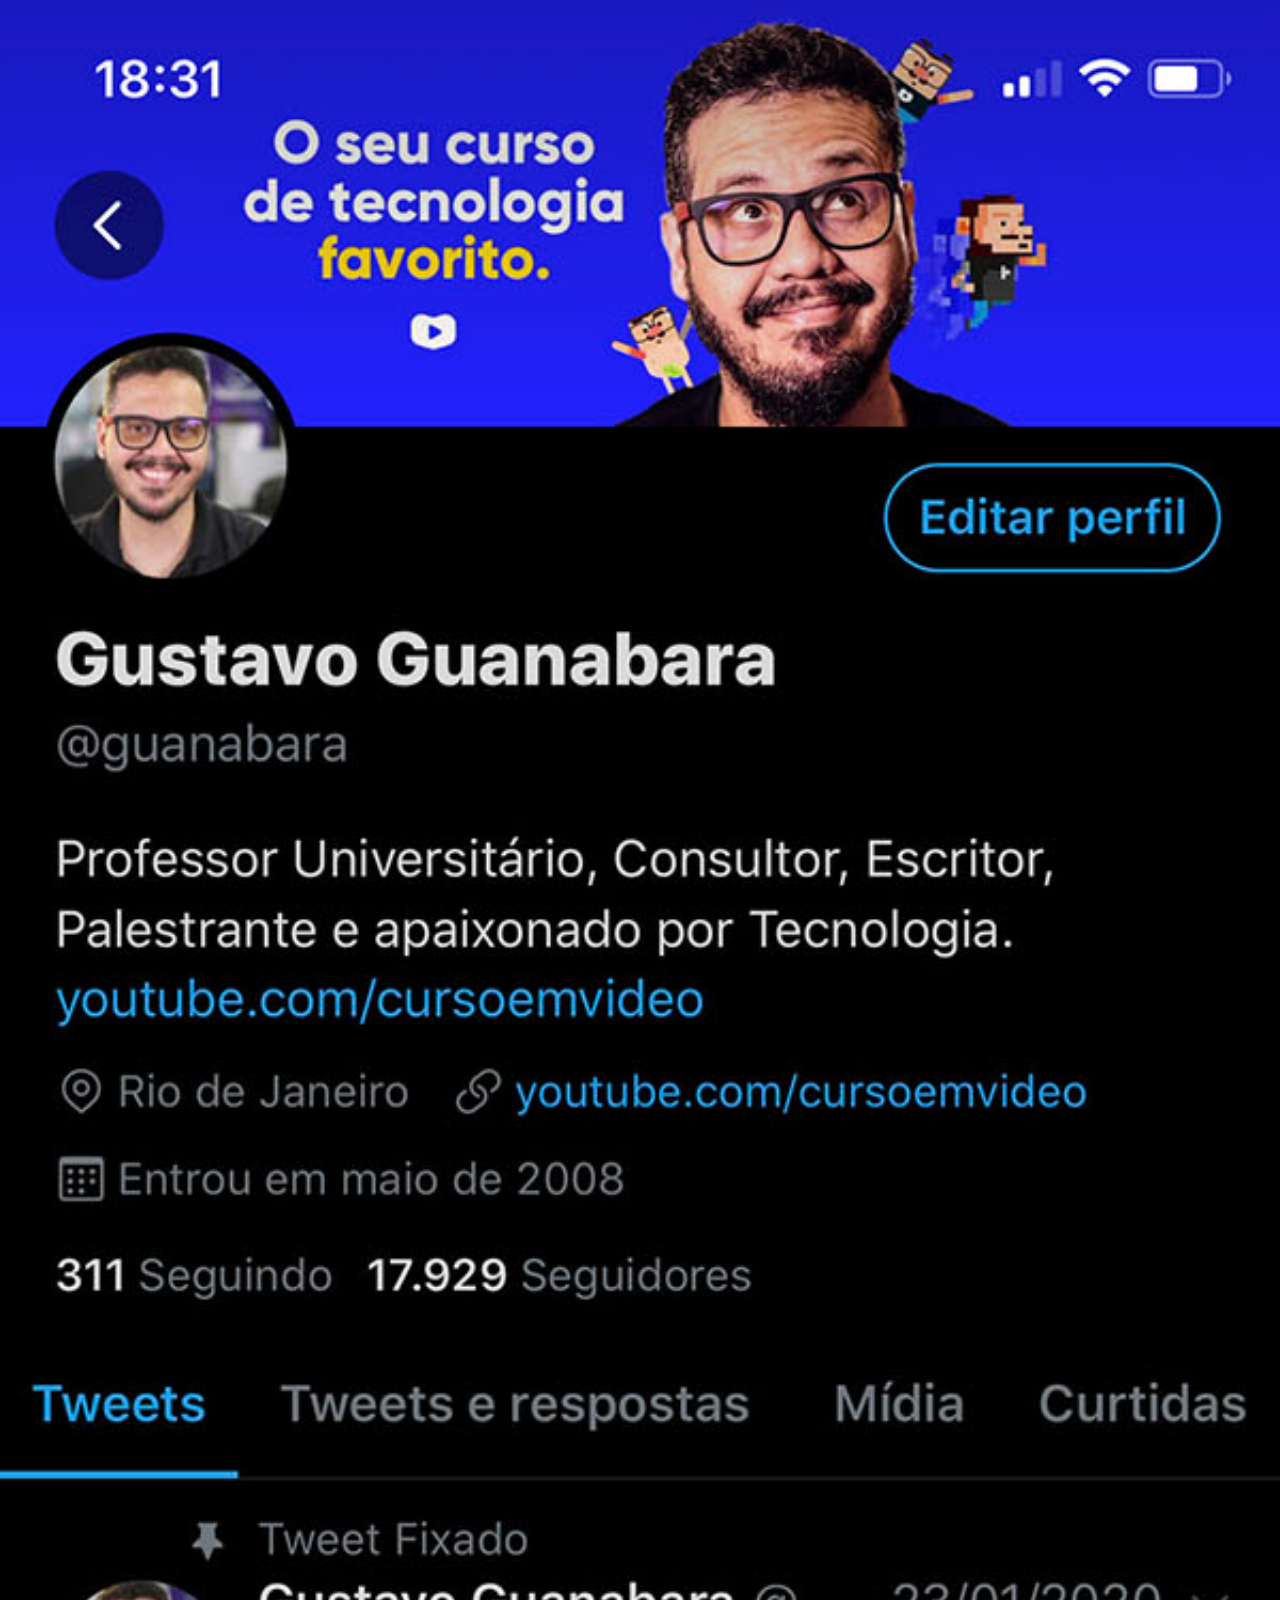
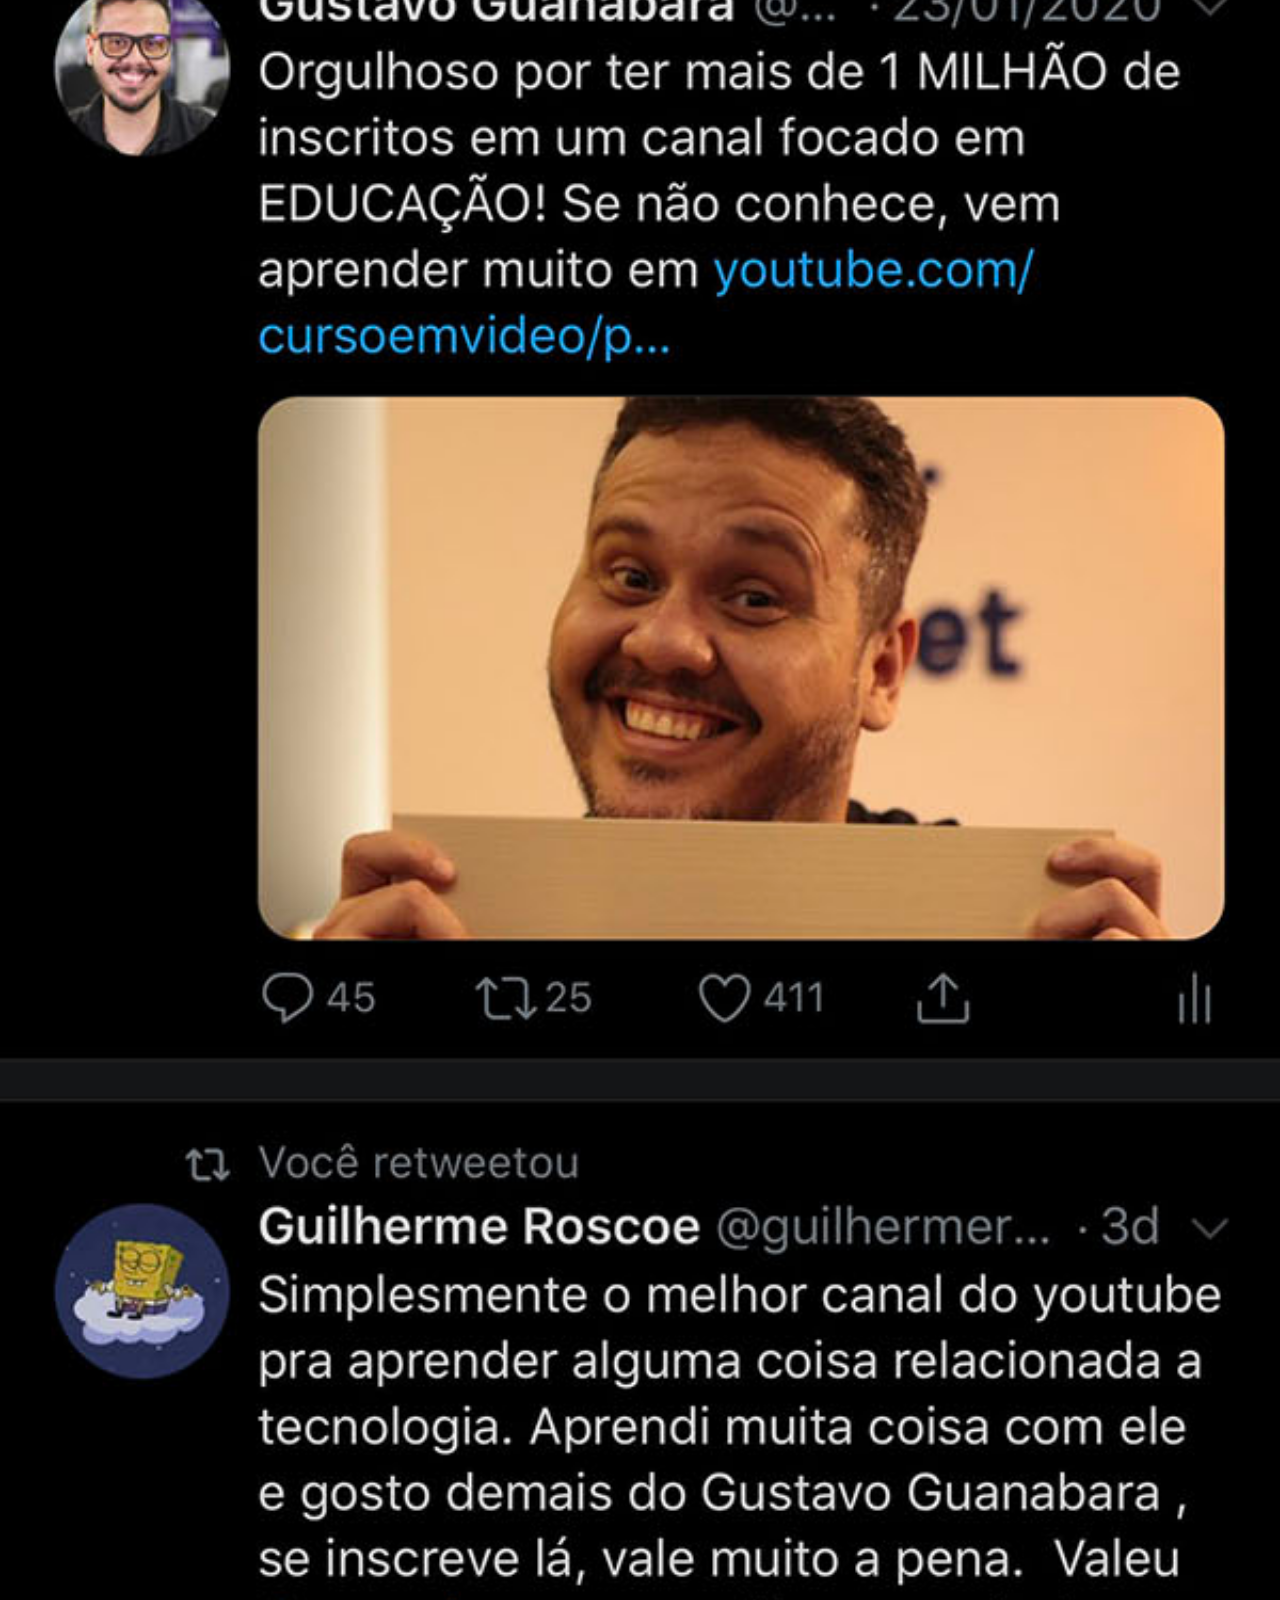
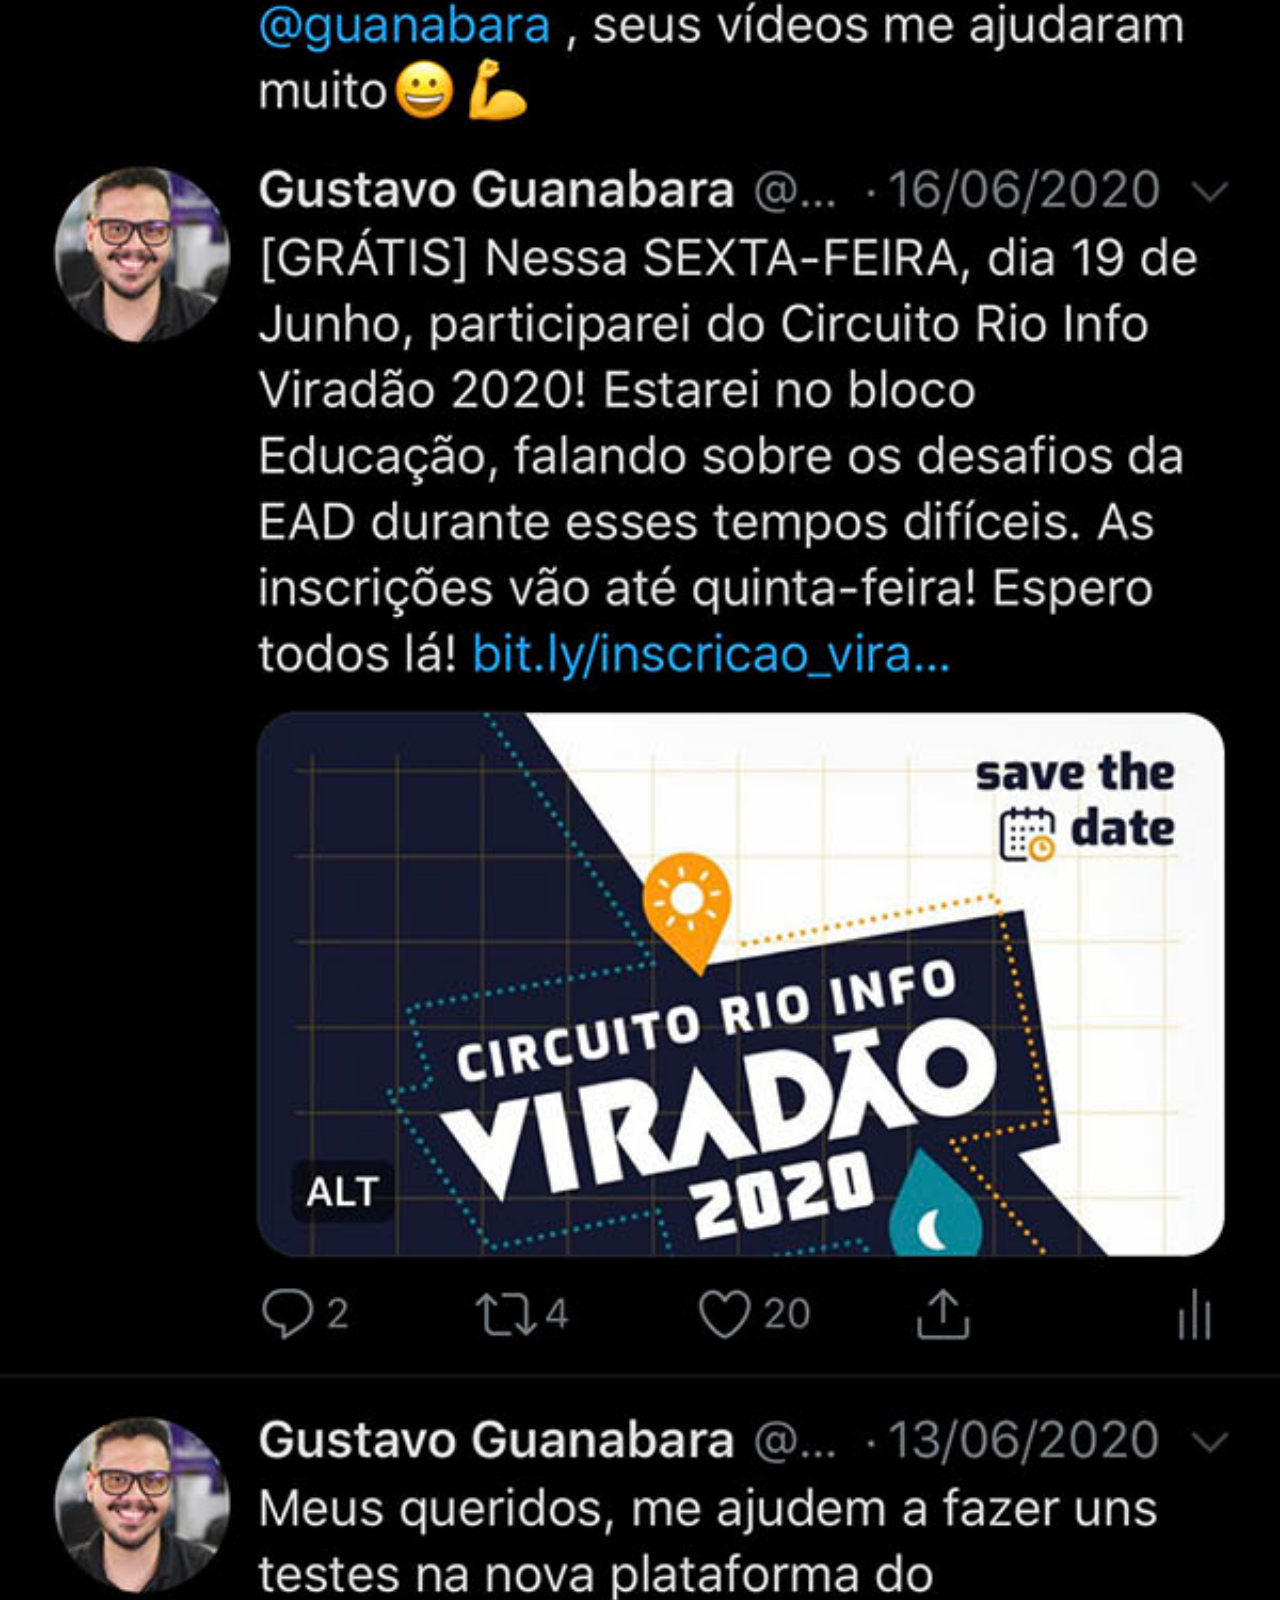
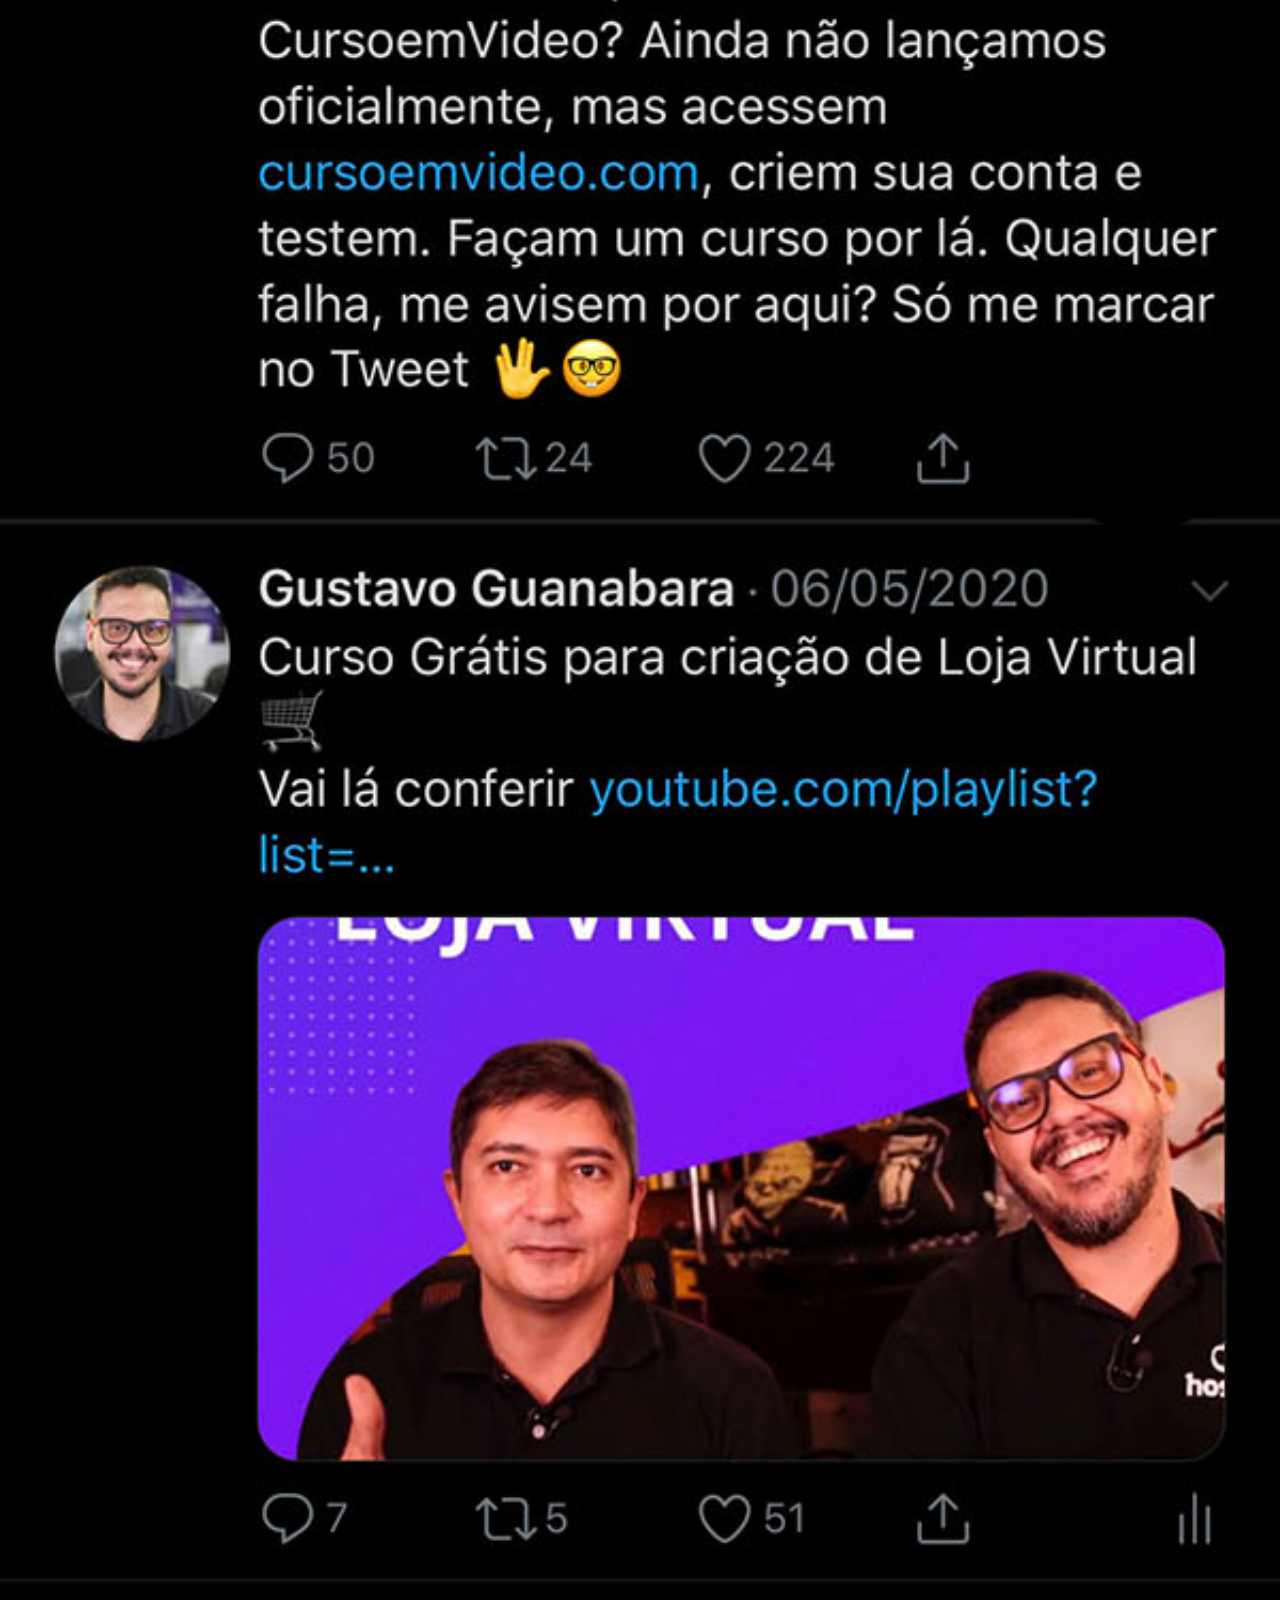
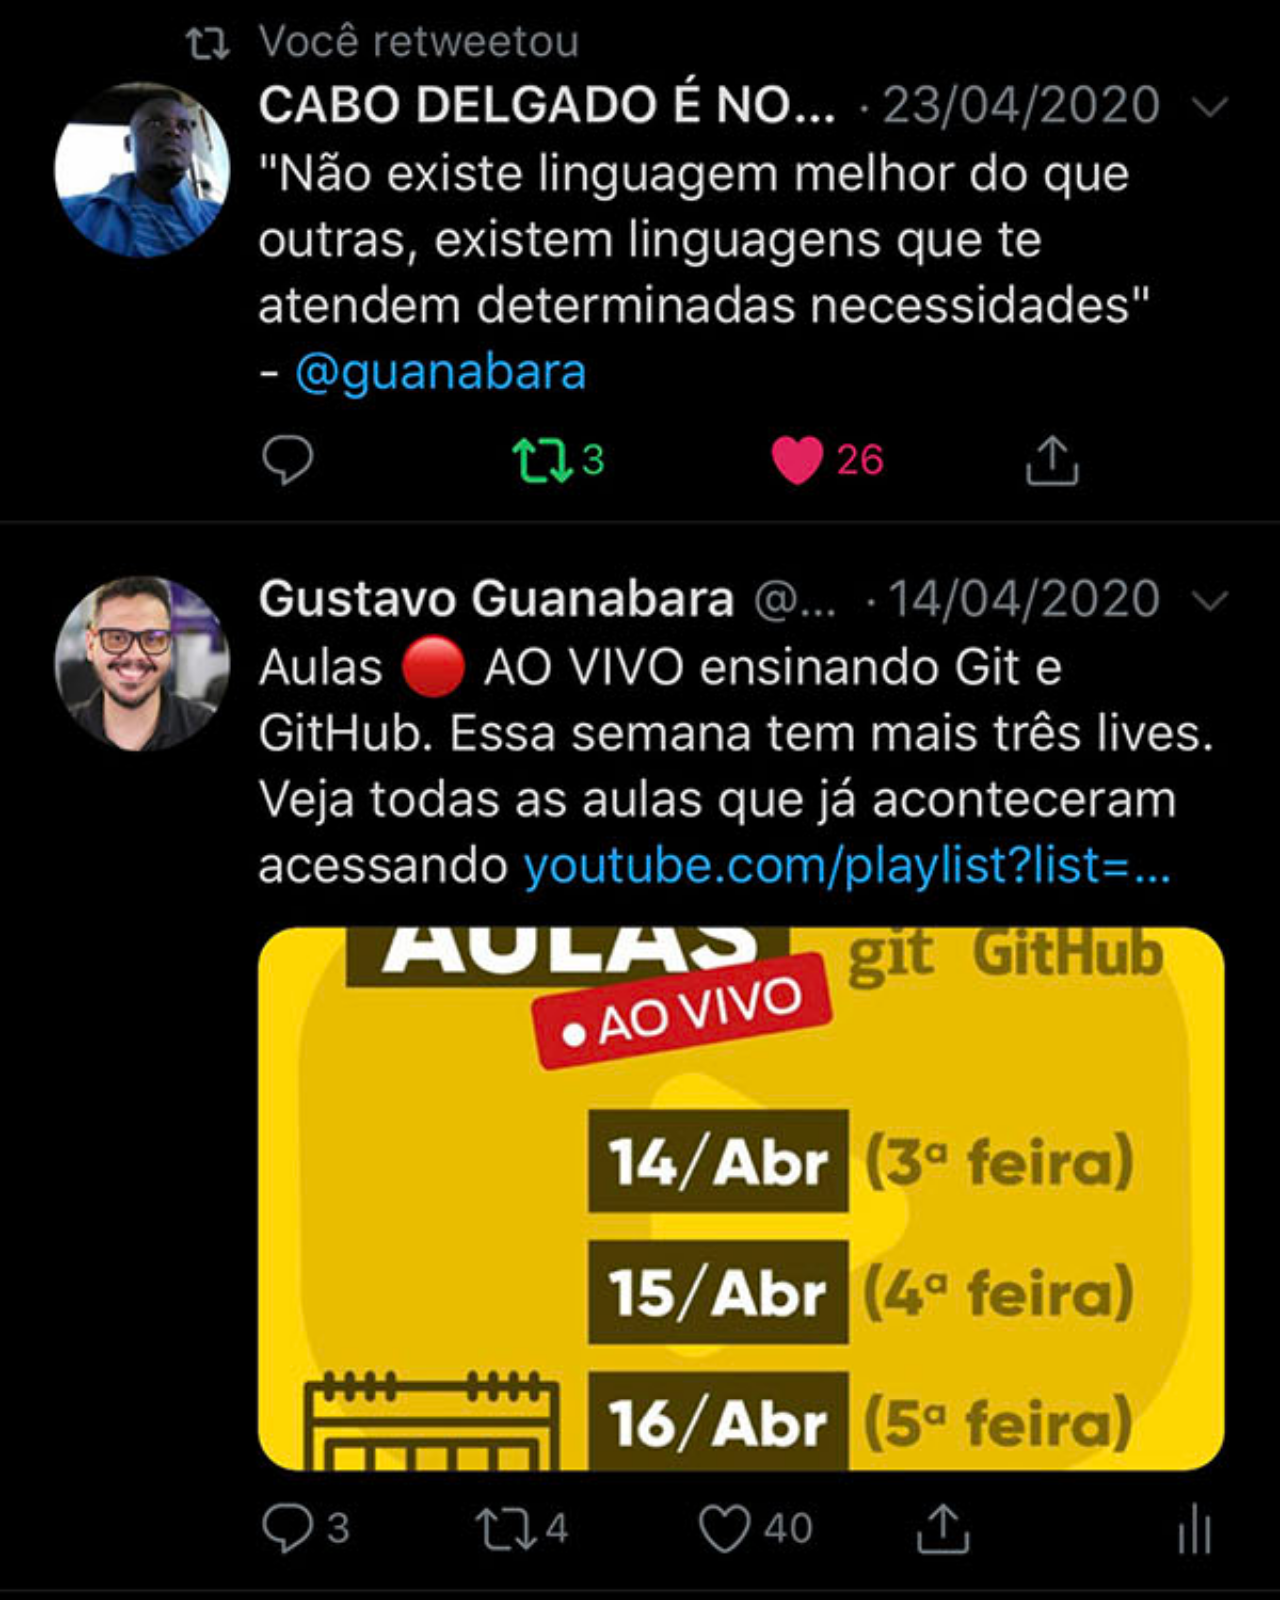
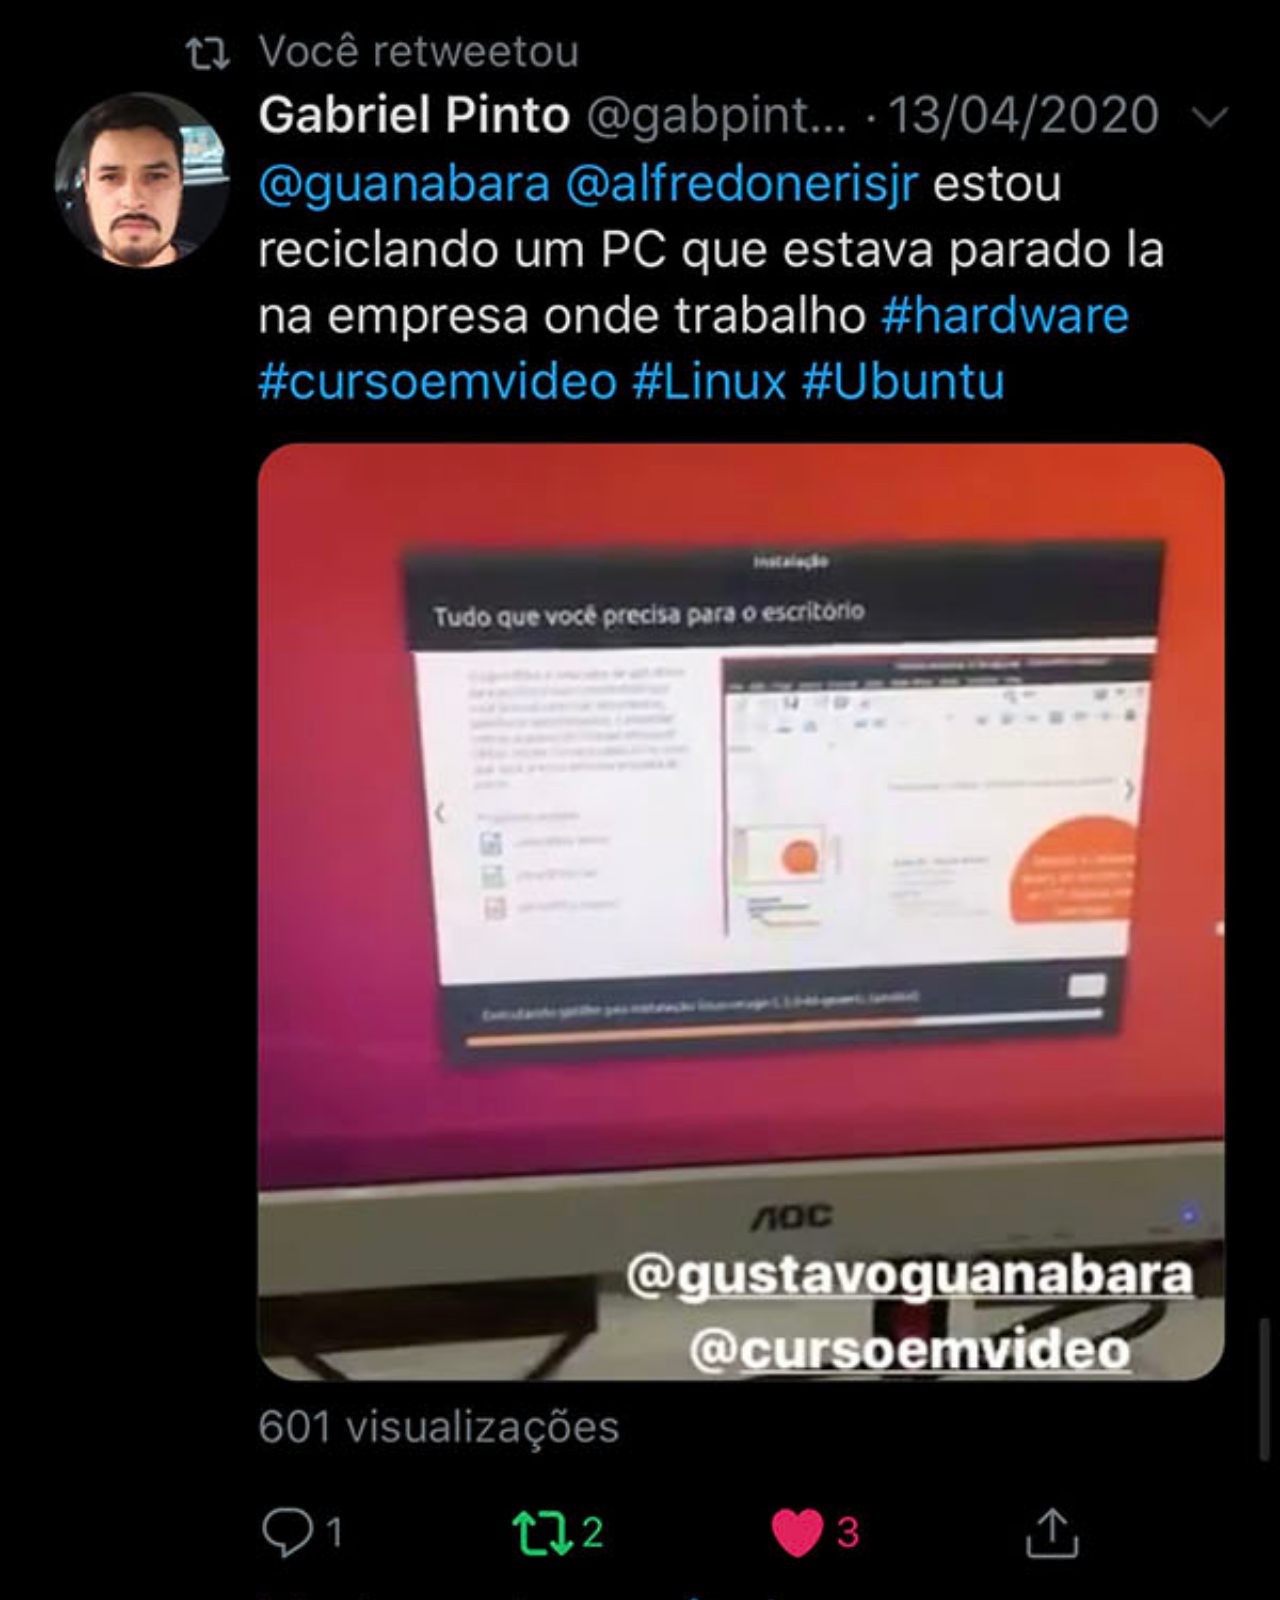
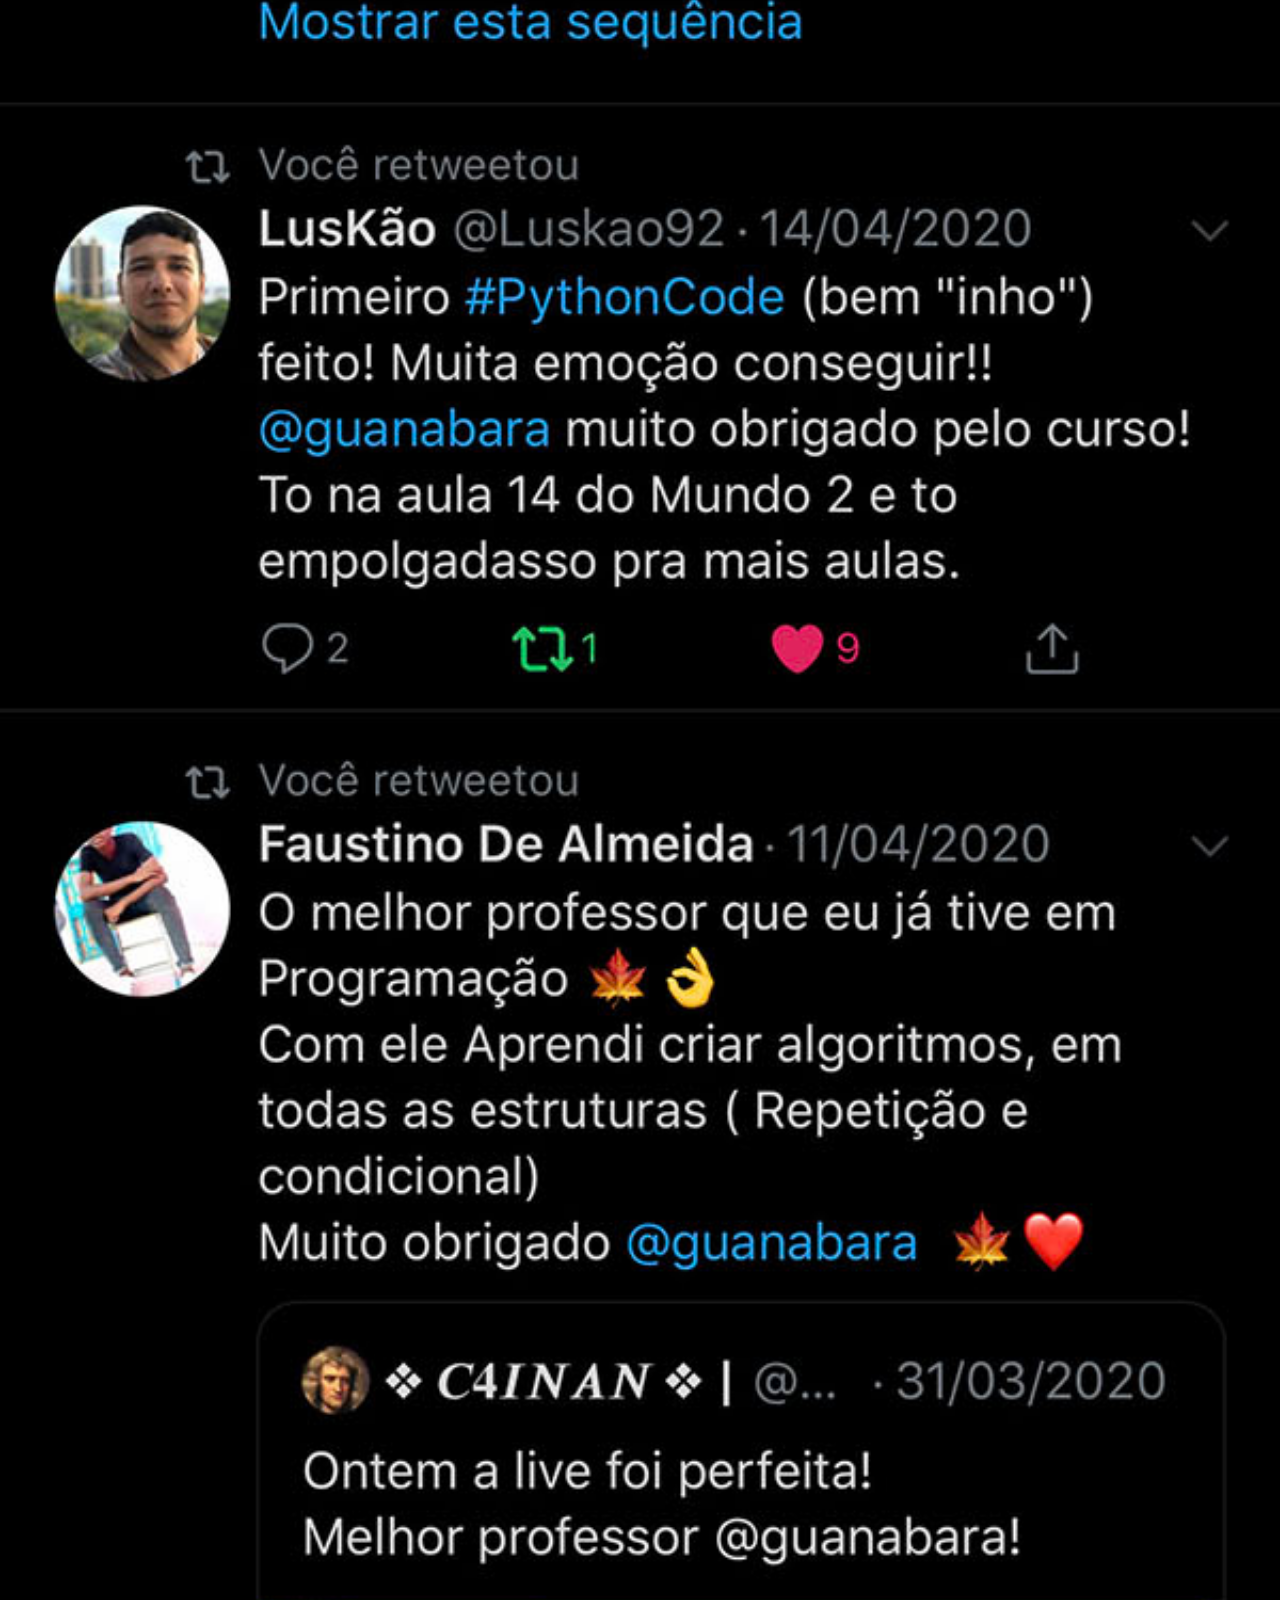
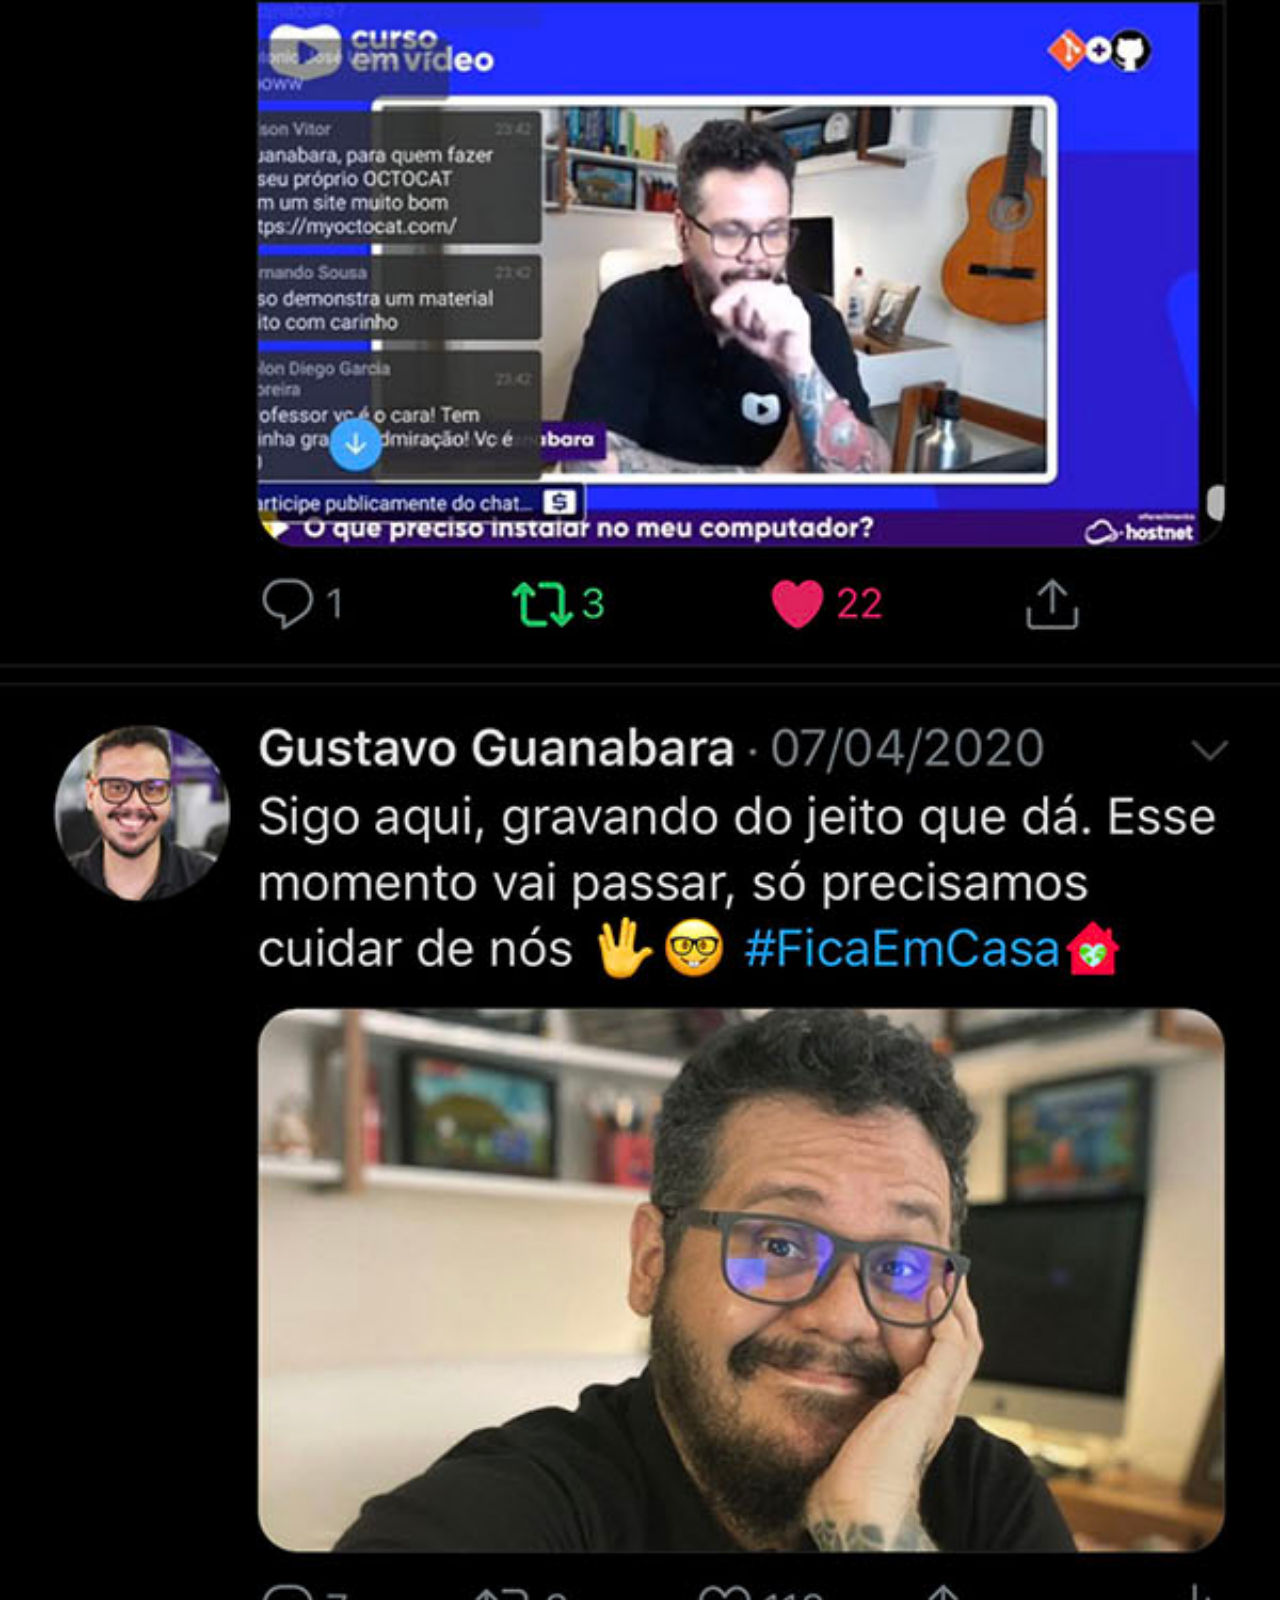
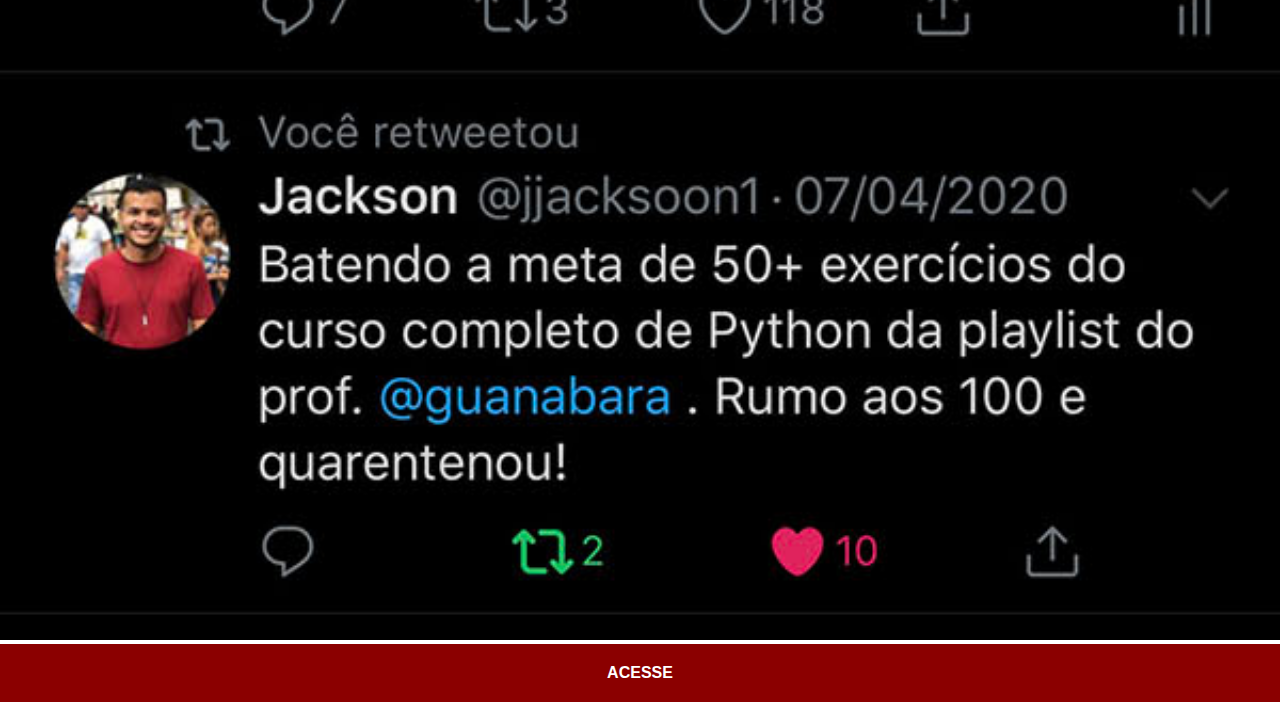
<file: twitter.html>
<!DOCTYPE html>
<html lang="pt-br">
<head>
    <meta charset="UTF-8">
    <meta name="viewport" content="width=device-width, initial-scale=1.0">
    <title>Twitter</title>
    <link rel="stylesheet" href="estilos/social.css">
</head>
<body>
    <img src="imagens/tela-twitter.jpg" alt="twitter">
    <a href="https://x.com/guanabara" target="_blank">ACESSE</a>
</body>
</html>
</file>
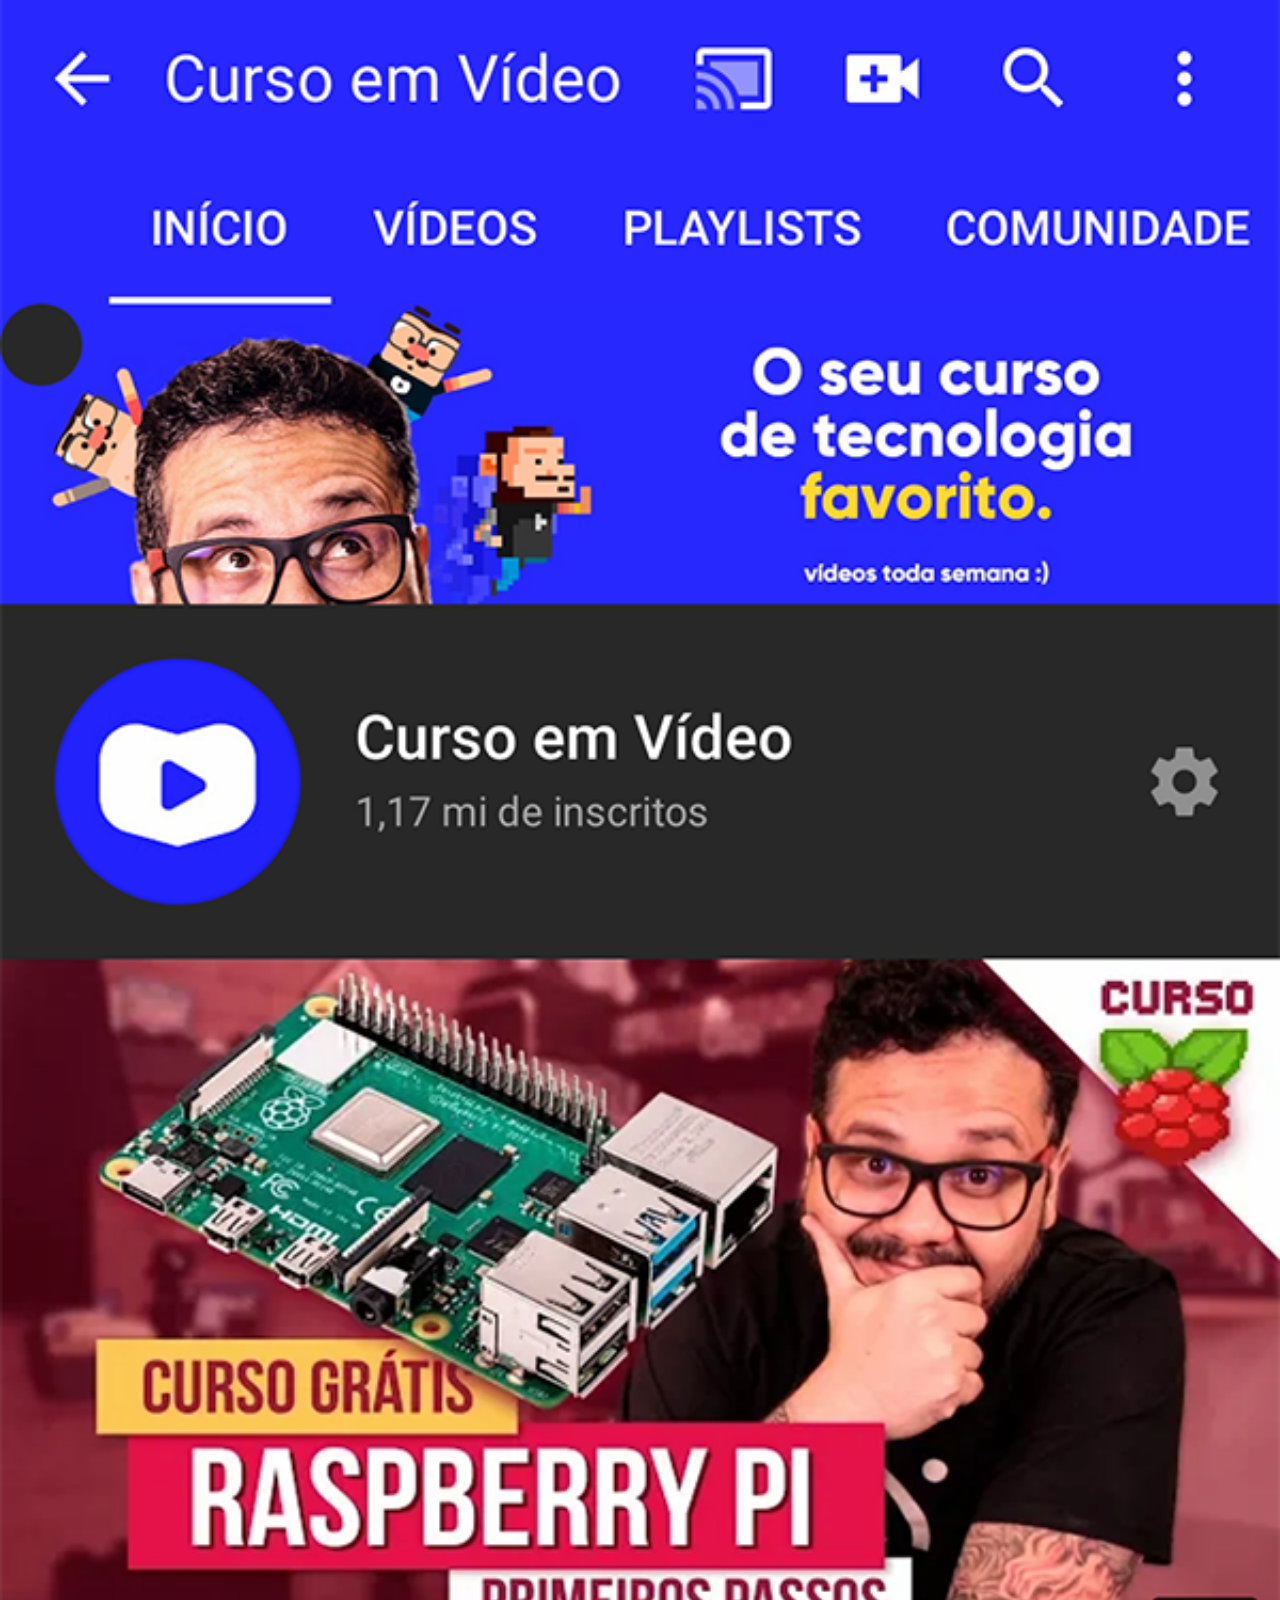
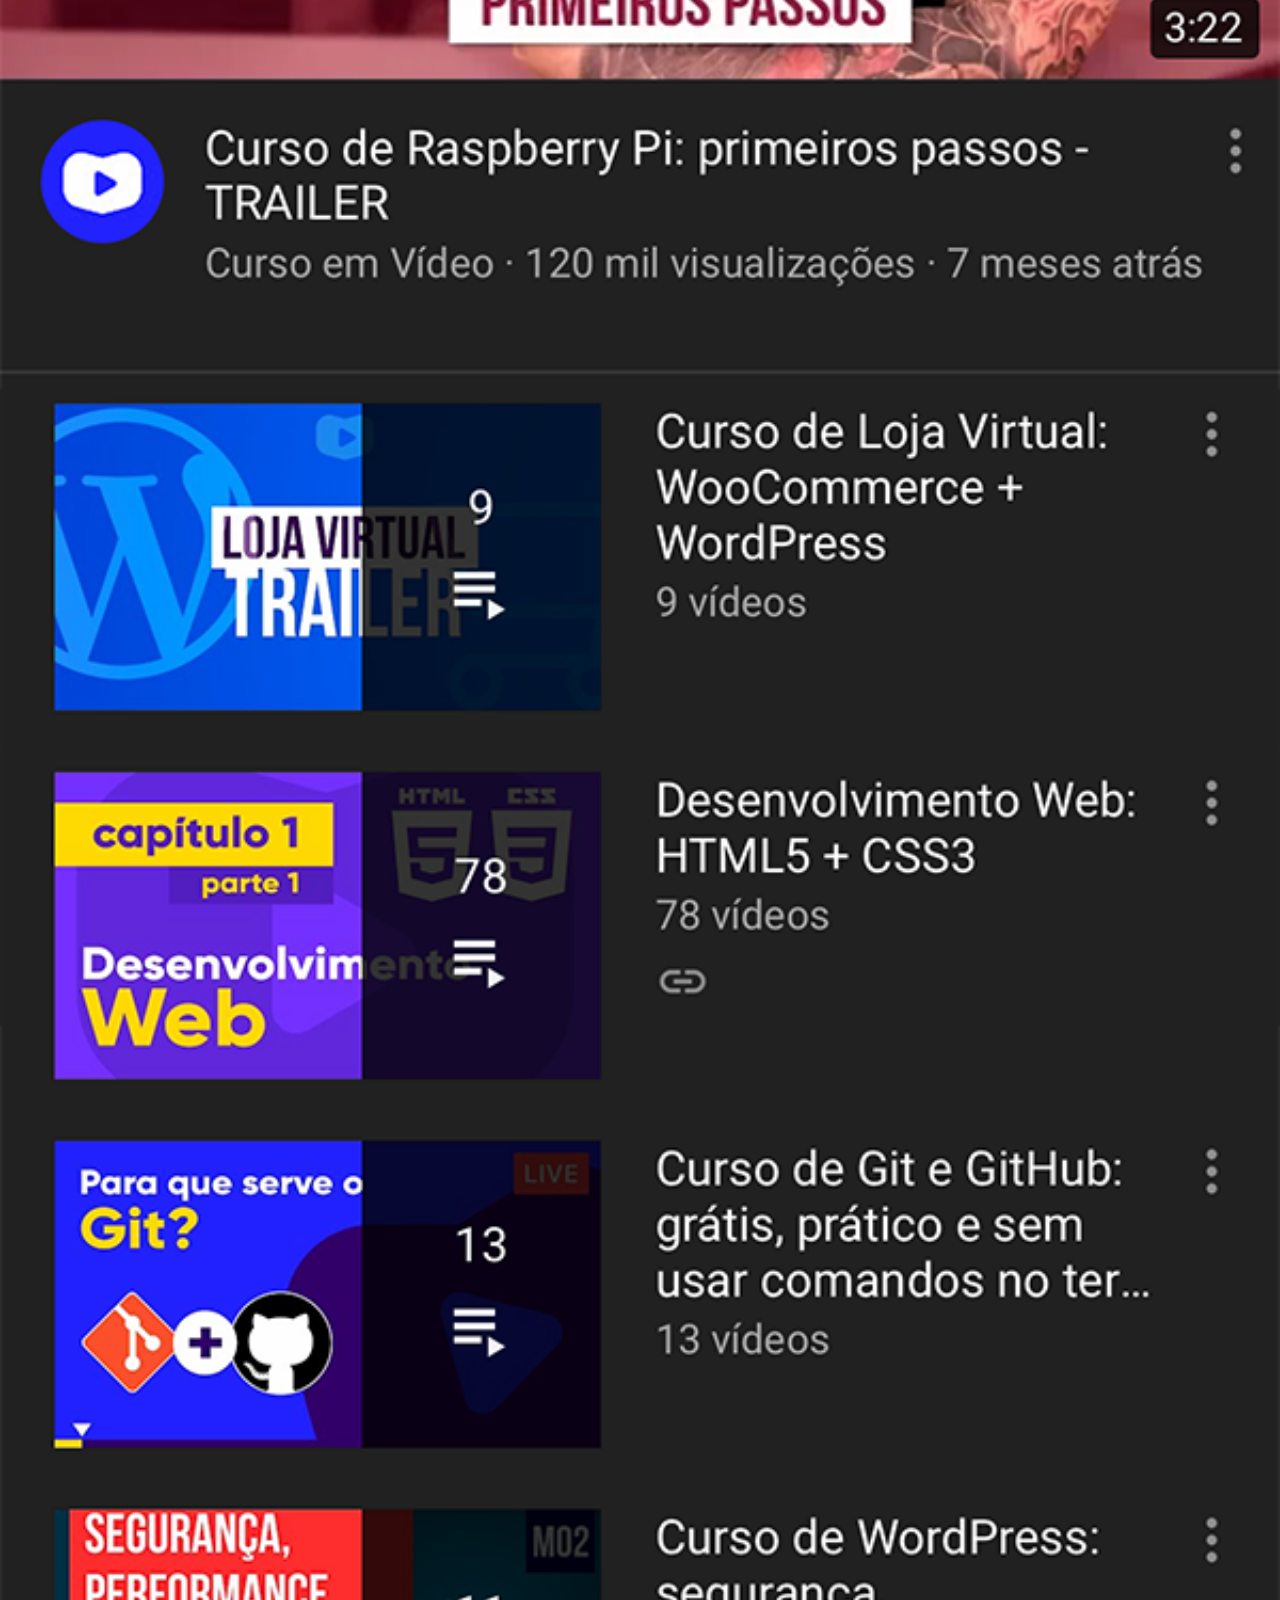
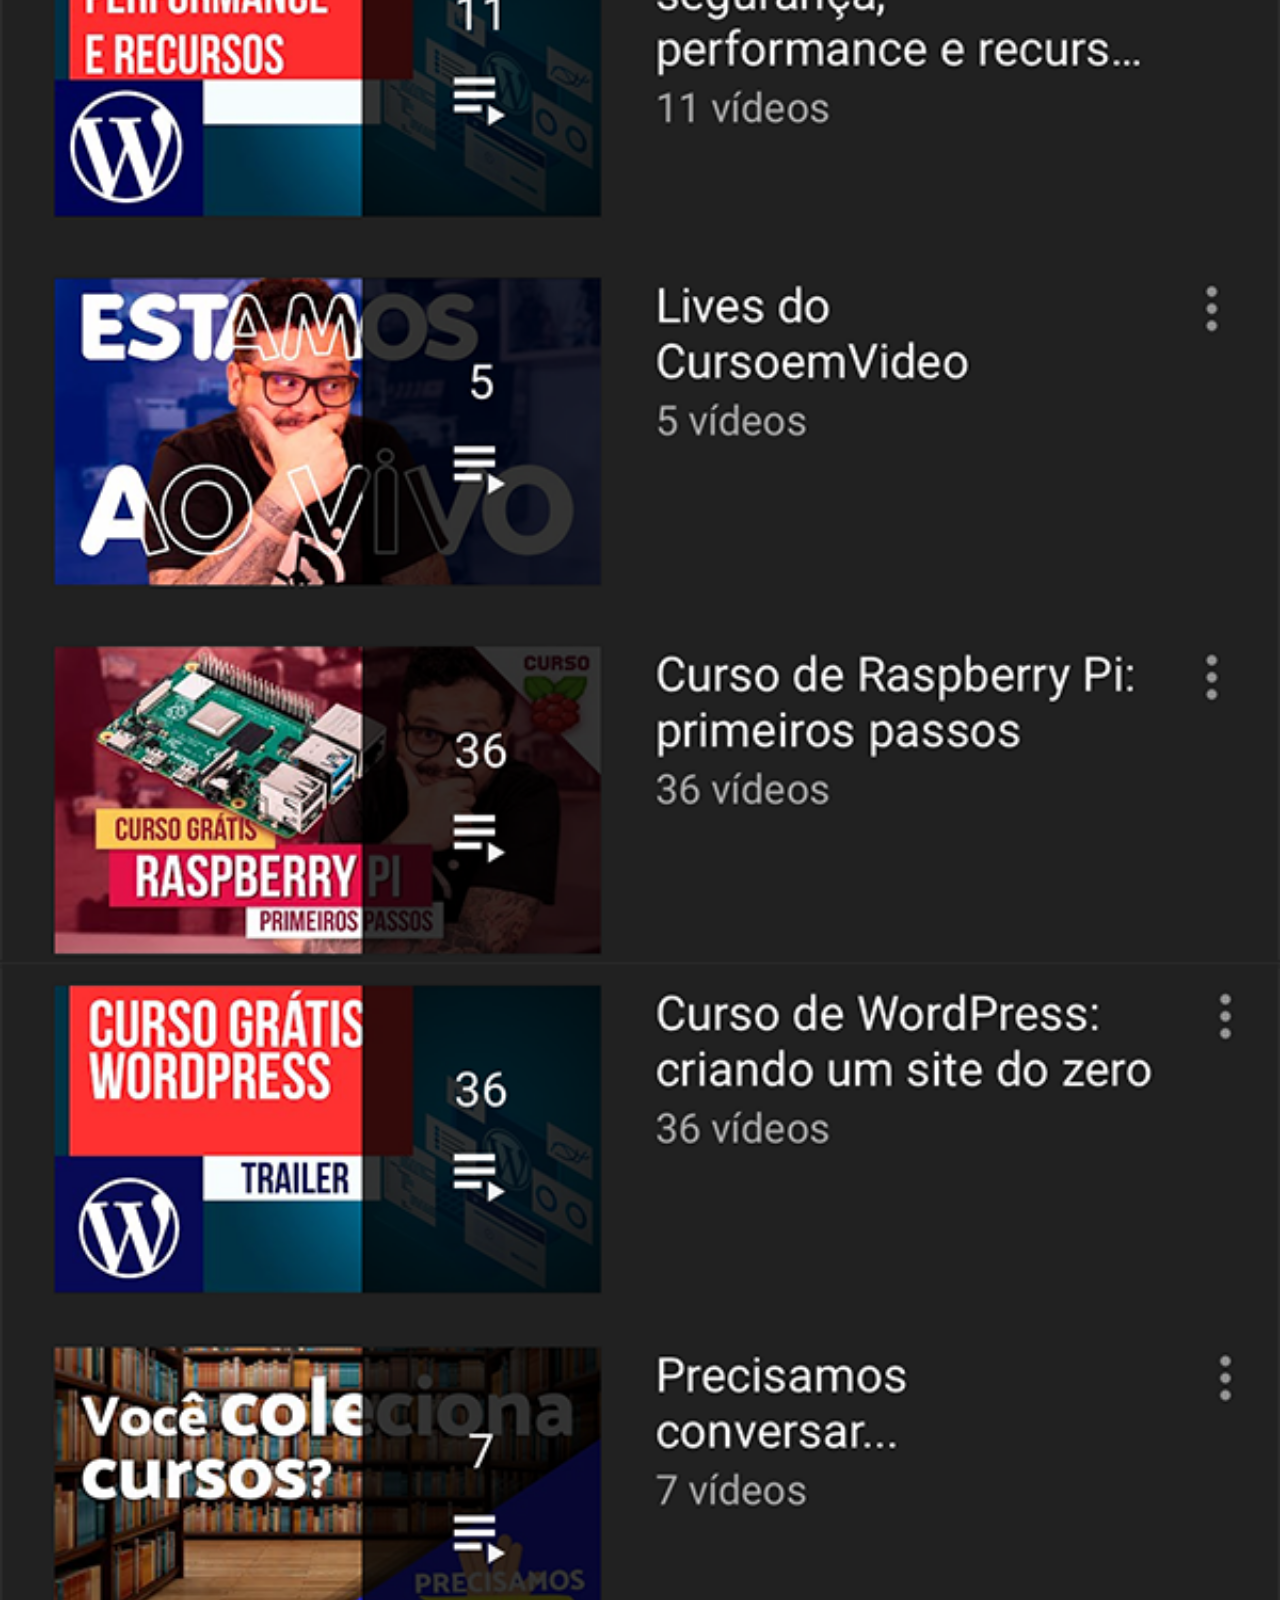
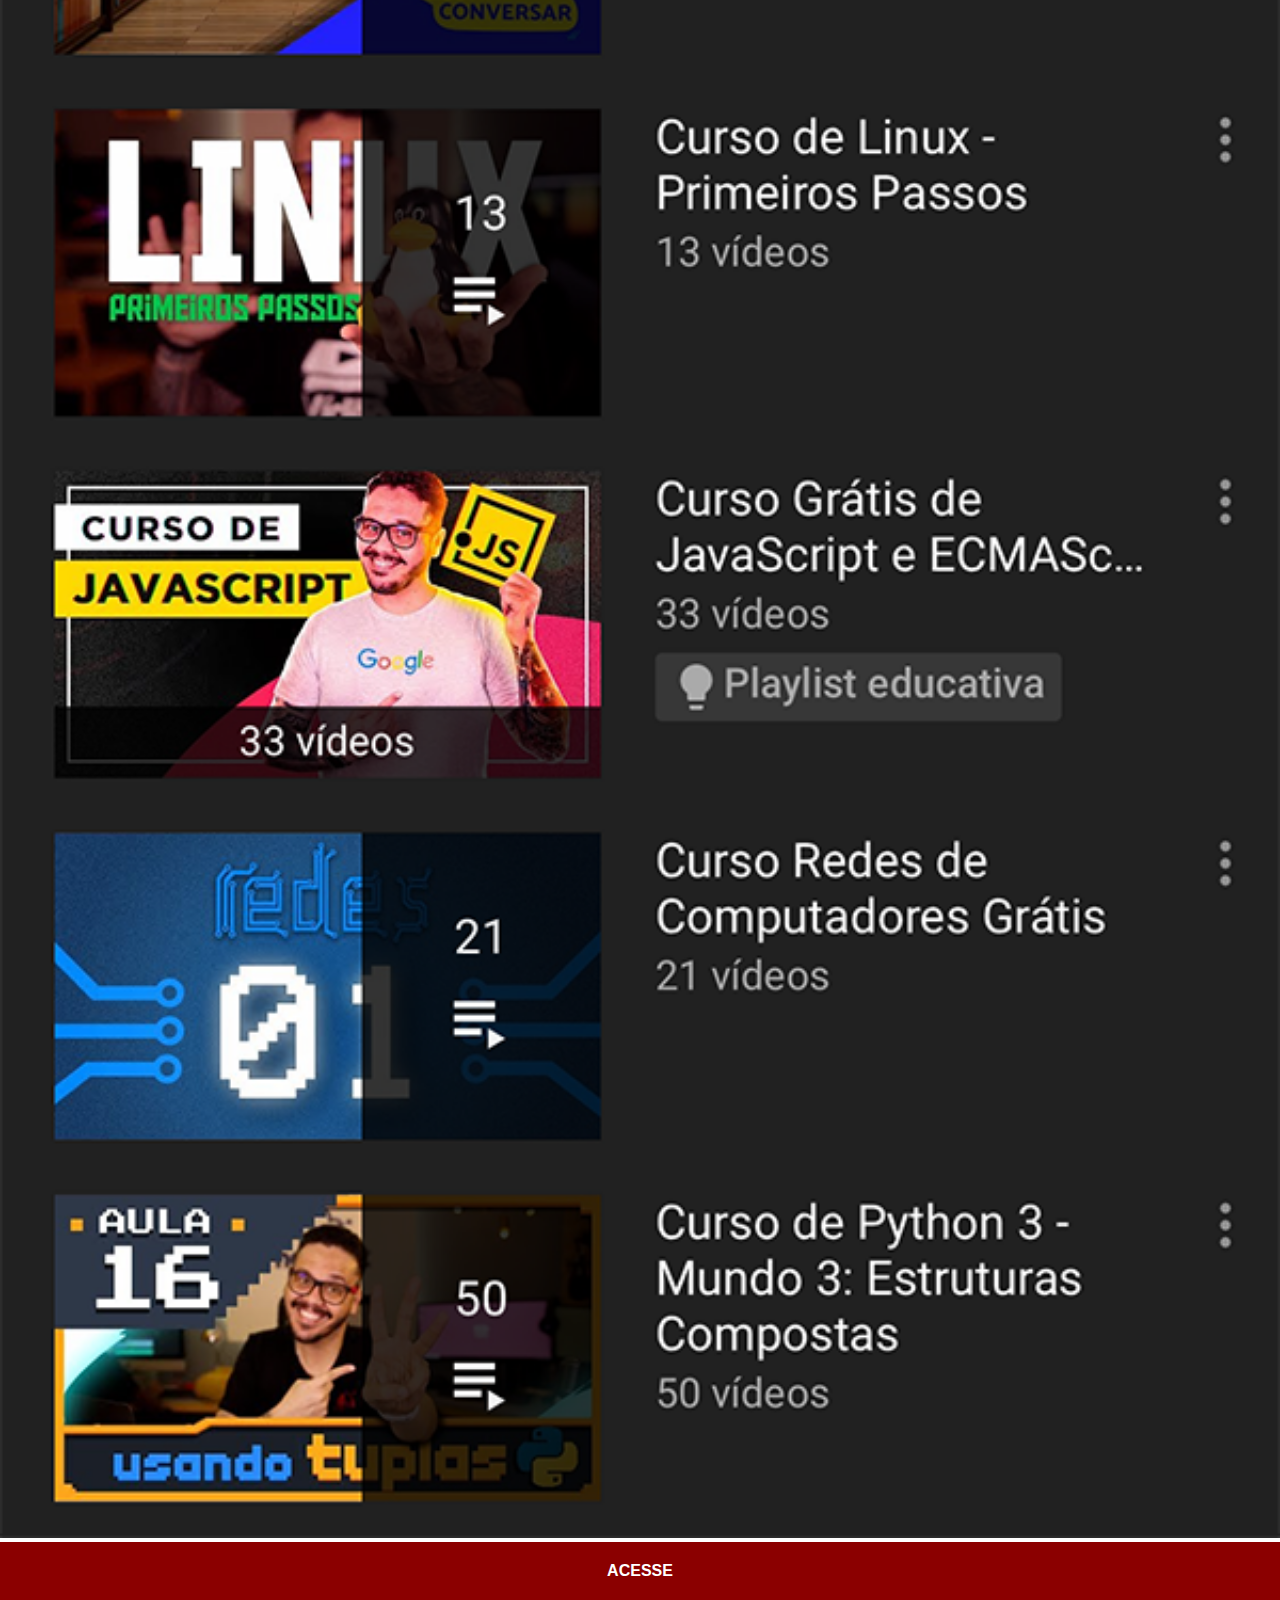
<file: youtube.html>
<!DOCTYPE html>
<html lang="pt-br">
<head>
    <meta charset="UTF-8">
    <meta name="viewport" content="width=device-width, initial-scale=1.0">
    <title>YouTube</title>
    <link rel="stylesheet" href="estilos/social.css">
  
</head>
<body>
    <img src="imagens/tela-youtube.png" alt="youtube">
    <a href="https://www.youtube.com/c/CursoemV%C3%ADdeo/playlists" target="_blank">ACESSE</a>
</body>
</html>
</file>
<file: estilos/style.css>
@charset "UTF=8";

*{
    margin: 0px;
    padding: 0px;
    font-family: Arial, Helvetica, sans-serif;
}

html, body{
    height: 100vh;
    width: 100vw;
    background-color: black;
}

body{
    background: url('../imagens/fundo-madeira.jpg')no-repeat top center;
    background-size: cover;
    background-attachment: fixed;
}

main{
    height: 100vh;
    position: relative;
    
}

section#telefone{
    position: absolute;
    top: 50%;
    left: 50%;
    transform: translate(-50%, -50%);

    height: 627px;
    width: 311px;
   
    background:url('../imagens/frame-iphone.png')no-repeat;

}

iframe#tela{
    position: relative;
    top: 81px;
    left: 23px;
    width:266px ;
    height:471px ;
}
section#rede-sociais{
    text-align: right;
}
section#rede-sociais img{

    width: 50px;
    margin: 10px;
    border-radius:50%;box-sizing: border-box;
    box-shadow: 2px 2px 5px rgba(0, 0, 0, 0.422);
   
}
section#rede-sociais img:hover{
    border: 2px solid rgba(255, 255, 255, 0.607);
    transform: translate(-5px, -5px);
    box-shadow: 5px 5px 10px rgba(0, 0, 0, 0.634);
    transition: transform .2s, border .5s;
}
</file>
<file: estilos/social.css>
@charset "UTF-8";

*{
    margin: 0px;
    padding: 0px;
    font-family: Arial, Helvetica, sans-serif;
}
img{
width: 100vw;

}
::-webkit-scrollbar{
width: 0px;
height: 0px;
}

a{
display: block;
background-color: darkred;
color: white;
padding: 20px;
text-align: center;
text-decoration: none;
font-weight: bolder;

}
a:hover{
background-color: red;
}
</file>
